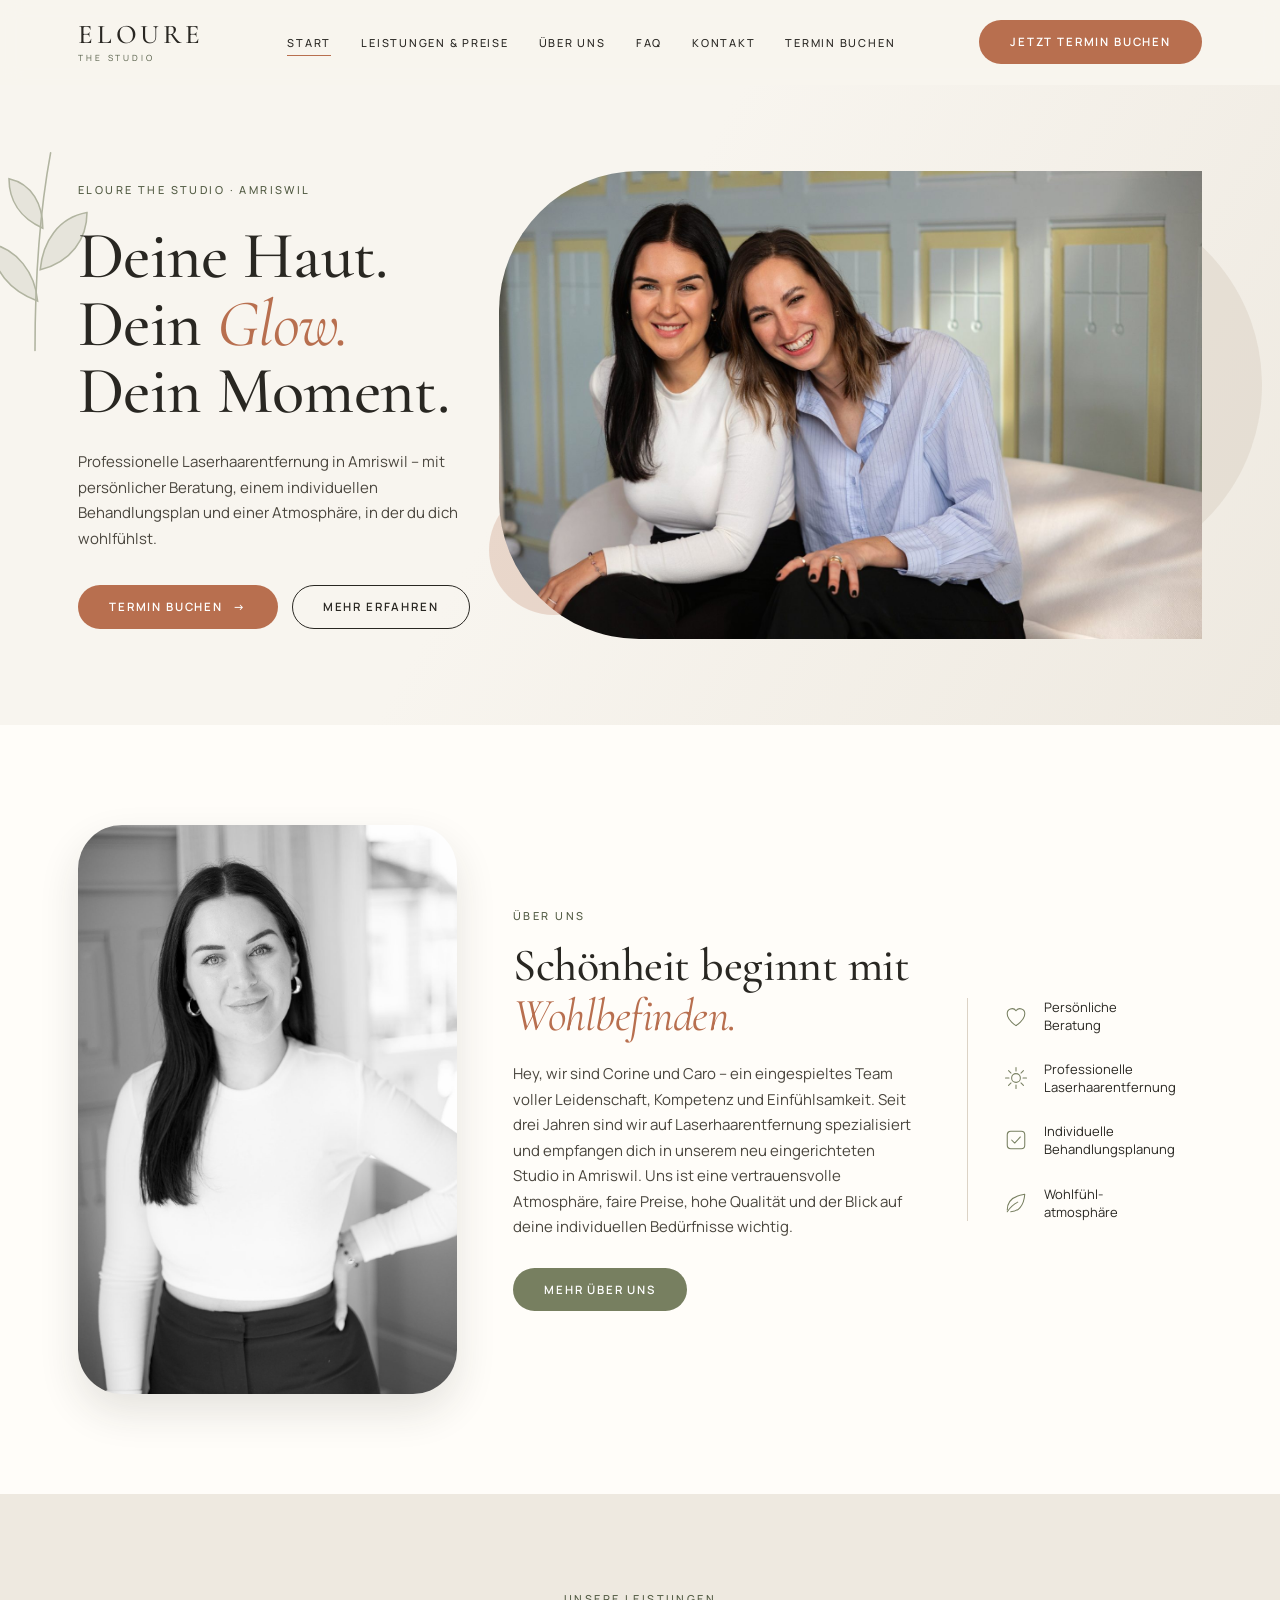
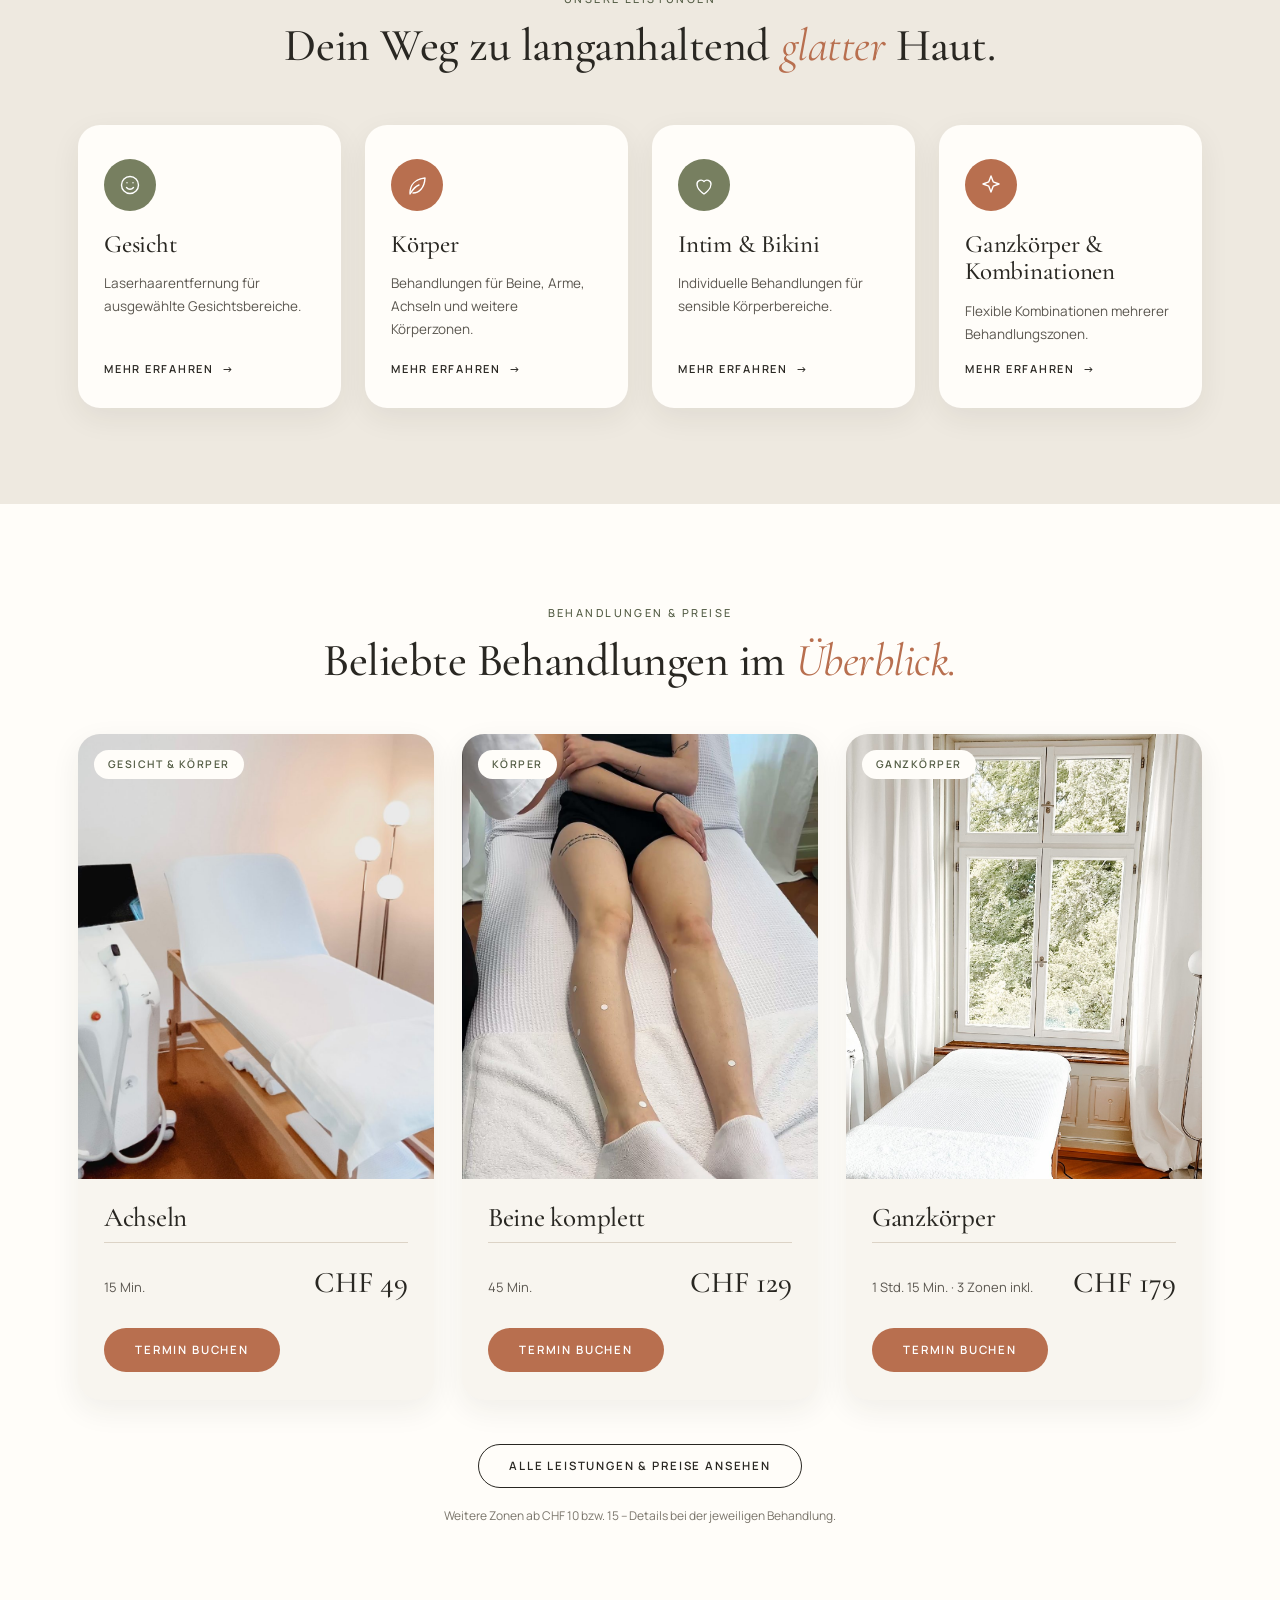
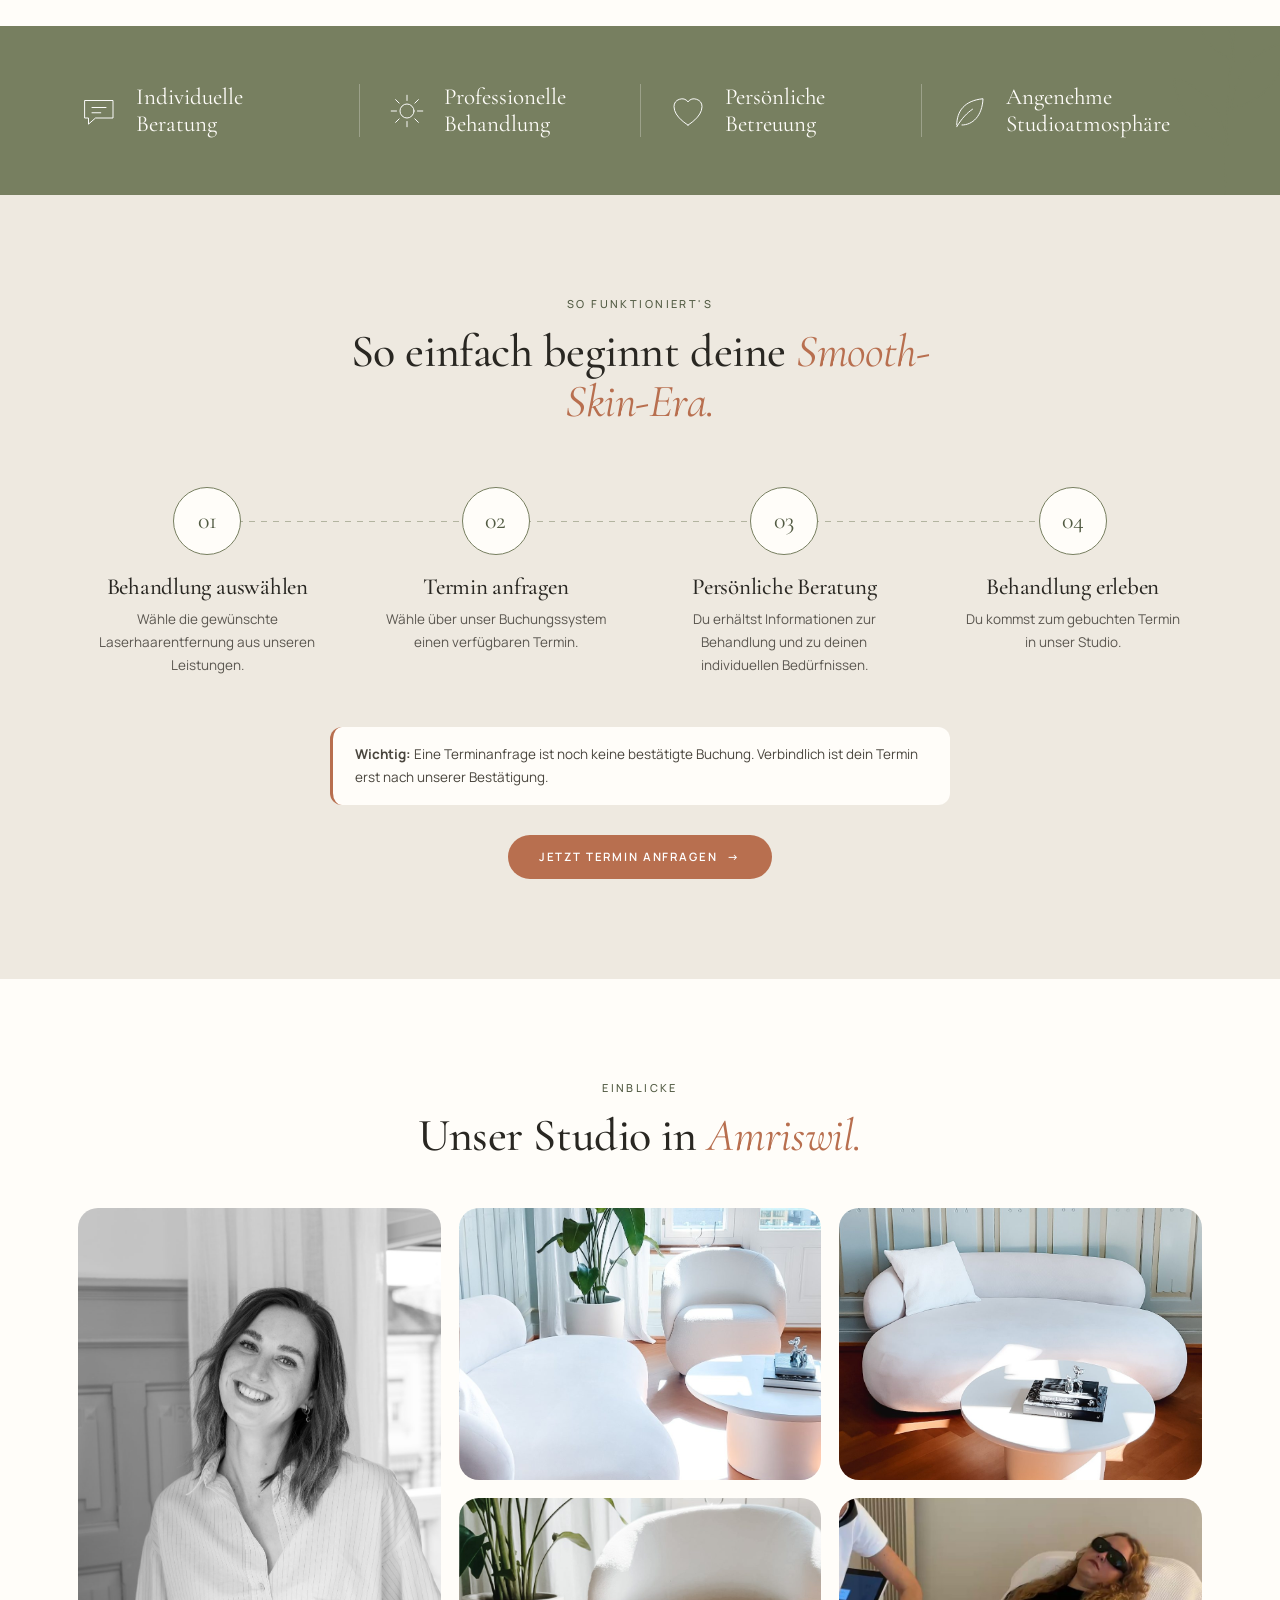
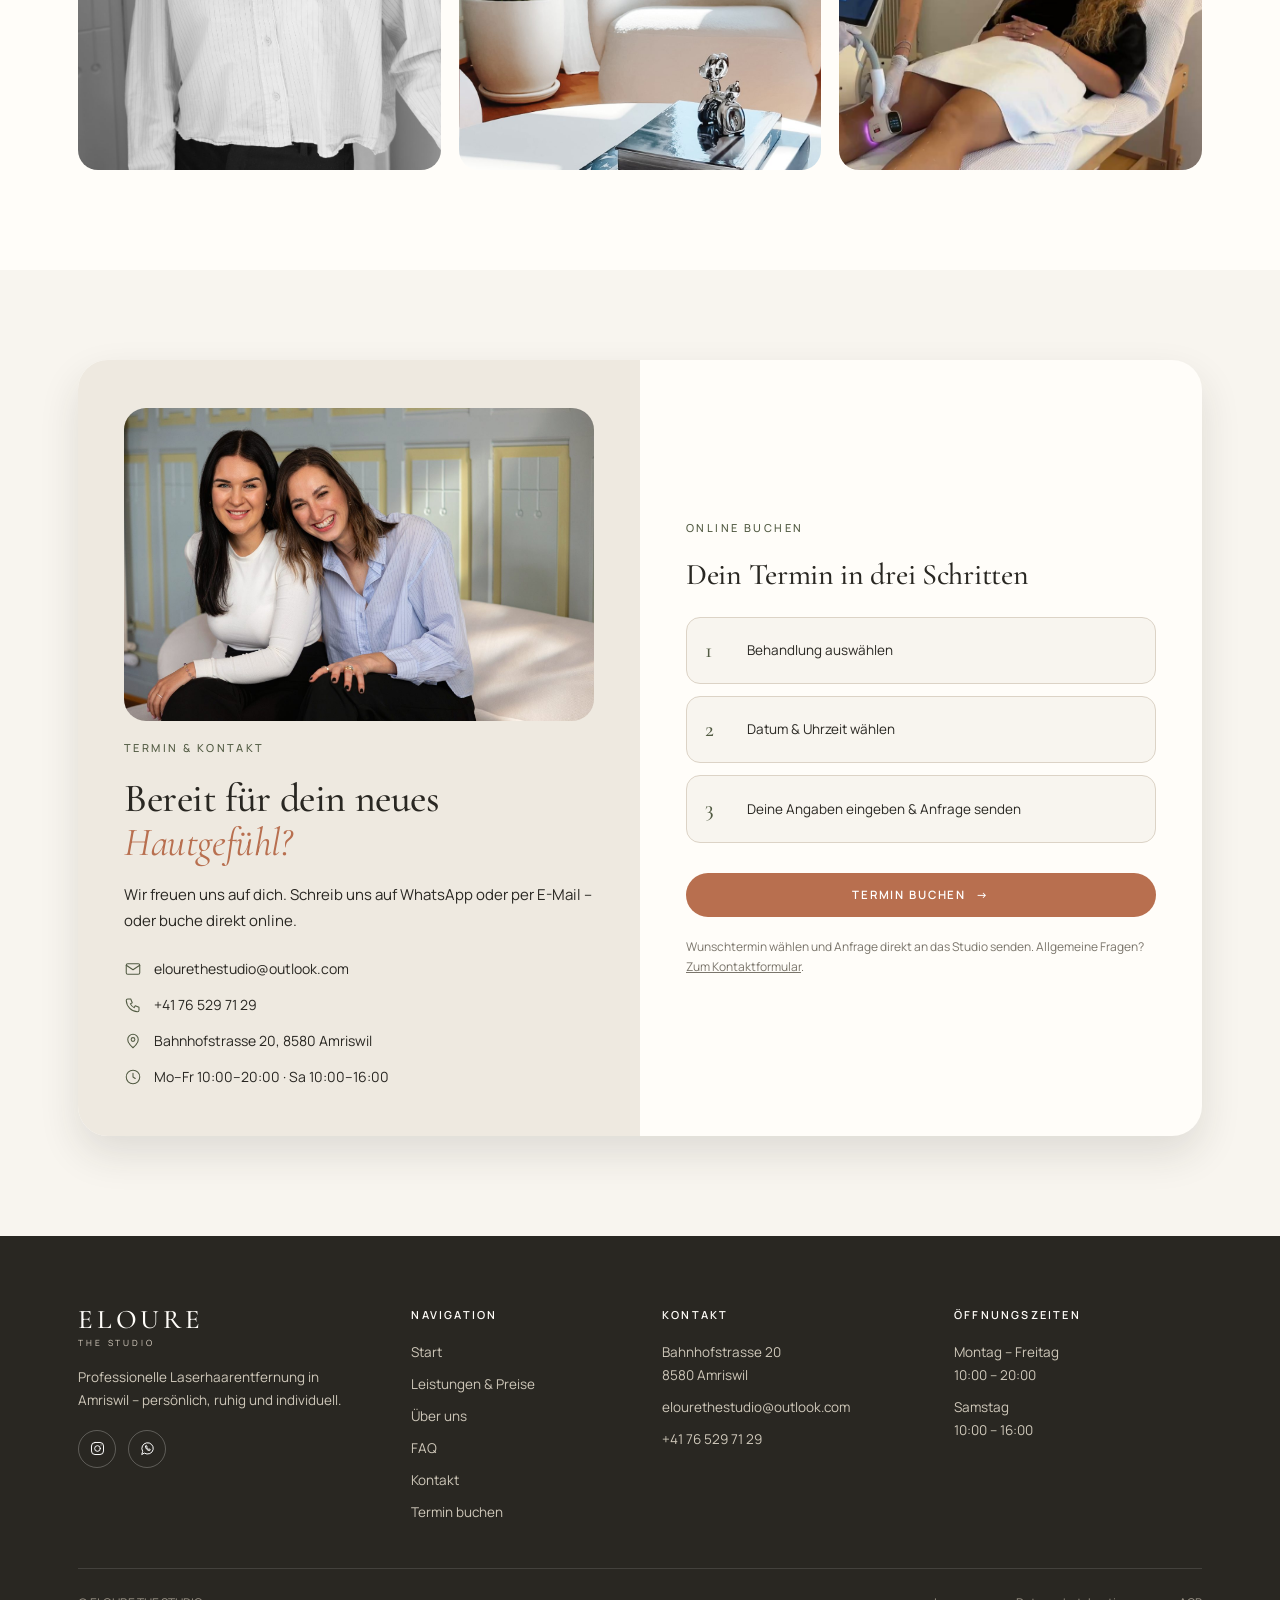
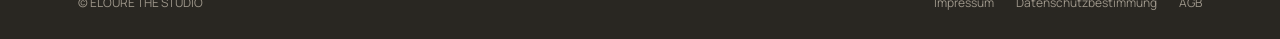
<file: index.html>
<!doctype html>
<html lang="de">
<head>
<meta charset="utf-8">
<meta name="viewport" content="width=device-width, initial-scale=1">
<title>Laserhaarentfernung Amriswil | ELOURE THE STUDIO</title>
<meta name="description" content="Laserhaarentfernung in Amriswil bei ELOURE THE STUDIO: persönliche Beratung, transparente Preise und Behandlungen für Gesicht, Körper und Intimbereich. Jetzt Termin buchen.">
<link rel="preconnect" href="https://fonts.googleapis.com">
<link rel="preconnect" href="https://fonts.gstatic.com" crossorigin>
<link href="https://fonts.googleapis.com/css2?family=Cormorant+Garamond:ital,wght@0,400;0,500;0,600;1,400;1,500&family=DM+Serif+Display&family=Manrope:wght@400;500;600&display=swap" rel="stylesheet">
<link rel="stylesheet" href="assets/site.css">
<style>
/* hero */
.hero{position:relative;background:linear-gradient(120deg,var(--ivory) 45%,var(--cream));overflow:hidden}
.hero .wrap{display:grid;grid-template-columns:.8fr 1.4fr;align-items:center;min-height:640px;gap:20px}
.hero-copy{padding:70px 0;position:relative;z-index:2}
.hero h1{font-size:clamp(44px,5.2vw,68px);margin:22px 0 24px;line-height:1.02}
.hero h1 .line{display:block;overflow:hidden}
.hero h1 .line>span{display:block;transform:translateY(105%);animation:rise 1.1s var(--ease) forwards}
.hero h1 .line:nth-child(2)>span{animation-delay:.12s}.hero h1 .line:nth-child(3)>span{animation-delay:.24s}
@keyframes rise{to{transform:none}}
.hero p.lead{max-width:440px;color:#4a463e;margin-bottom:34px}
.hero .btns{display:flex;gap:14px;flex-wrap:wrap}
.hero-visual{position:relative;display:flex;align-items:center;min-height:560px;opacity:0;transform:translateY(26px);animation:fadeUp 1.3s .3s var(--ease) forwards}
@keyframes fadeUp{to{opacity:1;transform:none}}
.blob{position:absolute;border-radius:50%;background:var(--beige);opacity:.55;animation:float 9s ease-in-out infinite}
.blob.b1{width:380px;height:380px;right:-60px;top:70px}
.blob.b2{width:130px;height:130px;left:-10px;bottom:70px;background:var(--terra);opacity:.22;animation-delay:-3s}
@keyframes float{50%{transform:translateY(-14px)}}
.hero-img{position:relative;z-index:1;width:calc(100% + 28px);aspect-ratio:3/2;border-radius:140px 0 0 140px;background-size:cover;background-position:center}
.leaf{position:absolute;opacity:.55;pointer-events:none}
.hero .leaf{left:-30px;top:60px;width:130px;animation:sway 8s ease-in-out infinite;transform-origin:bottom}
@keyframes sway{50%{transform:rotate(4deg)}}

/* about */
.about{background:var(--white);padding:100px 0}
.about .wrap{display:grid;grid-template-columns:1fr 1.05fr .62fr;gap:56px;align-items:center}
.about-img{position:relative}
.about-img .photo{aspect-ratio:2/3;border-radius:44px 44px 44px 44px;background-size:cover;background-position:center;box-shadow:var(--shadow-lg)}
.about-img::before{content:"";position:absolute;left:-26px;bottom:-26px;width:170px;height:170px;border-radius:50%;background:var(--cream);z-index:-1}
.about h2{margin:14px 0 20px}
.about p{color:#4a463e;margin-bottom:28px}
.hl{list-style:none;border-left:1px solid var(--beige);padding-left:34px;display:grid;gap:26px}
.hl li{display:flex;gap:14px;align-items:center;font-size:13px;line-height:1.4}
.hl svg{flex:none;width:28px;height:28px;stroke:var(--olive);fill:none;stroke-width:1.2;stroke-linecap:round;stroke-linejoin:round}

/* services */
.services{background:var(--cream);padding:96px 0}
.services h2{margin:12px 0 54px}
.cards{display:grid;grid-template-columns:repeat(4,1fr);gap:24px}
.card{background:var(--white);border-radius:22px;padding:34px 26px 30px;box-shadow:var(--shadow);transition:transform .5s var(--ease),box-shadow .5s;display:flex;flex-direction:column;gap:14px}
.card:hover{transform:translateY(-8px);box-shadow:var(--shadow-lg)}
.ico{width:52px;height:52px;border-radius:50%;display:grid;place-items:center;background:var(--olive);transition:transform .5s var(--ease)}
.card:nth-child(even) .ico{background:var(--terra)}
.card:hover .ico{transform:scale(1.08) rotate(-4deg)}
.ico svg{width:24px;height:24px;stroke:#fff;fill:none;stroke-width:1.4;stroke-linecap:round;stroke-linejoin:round}
.card h3{font-size:25px;margin-top:6px}
.card p{font-size:13.5px;color:#5b5750;flex:1}

/* prices */
.prices{background:var(--white);padding:100px 0}
.prices h2{margin:12px 0 48px}
.pgrid{display:grid;grid-template-columns:repeat(3,1fr);gap:28px}
.pcard{background:var(--ivory);border-radius:22px;overflow:hidden;box-shadow:var(--shadow);transition:transform .5s var(--ease),box-shadow .5s}
.pcard:hover{transform:translateY(-6px);box-shadow:var(--shadow-lg)}
.pimg{aspect-ratio:4/5;overflow:hidden;position:relative}
.pimg div{position:absolute;inset:0;background-size:cover;background-position:center;transition:transform 1.1s var(--ease)}
.pcard:hover .pimg div{transform:scale(1.06)}
.pimg .tag{position:absolute;left:16px;top:16px;z-index:2;background:var(--white);border-radius:999px;padding:6px 14px;font-size:10.5px;letter-spacing:.14em;text-transform:uppercase;font-weight:600;color:var(--olive-deep)}
.pbody{padding:24px 26px 28px}
.pbody h3{font-size:27px}
.meta{display:flex;justify-content:space-between;align-items:baseline;margin:10px 0 20px;font-size:13px;color:#5b5750;border-top:1px solid var(--beige);padding-top:14px}
.meta strong{font-family:var(--serif);font-size:30px;font-weight:500;color:var(--espresso)}
.prices .more{margin-top:44px;text-align:center}
.pnote{font-size:12px;color:#7a756b;text-align:center;margin-top:18px}

/* experience band */
.band{background:var(--olive);color:var(--white);padding:58px 0;position:relative;overflow:hidden}
.band .wrap{display:grid;grid-template-columns:repeat(4,1fr)}
.bi{display:flex;gap:16px;align-items:center;padding:0 26px;border-left:1px solid rgba(255,253,249,.28)}
.bi:first-child{border-left:0;padding-left:0}
.bi svg{flex:none;width:42px;height:42px;stroke:#fff;fill:none;stroke-width:1.1;stroke-linecap:round;stroke-linejoin:round;transition:transform .5s var(--ease)}
.bi:hover svg{transform:translateY(-4px)}
.bi span{font-family:var(--serif);font-size:23px;line-height:1.15}
.band .leaf{right:-20px;bottom:-10px;width:150px;opacity:.35}

/* steps */
.steps{background:var(--cream);padding:100px 0}
.steps h2{margin:12px auto 60px;max-width:640px}
.srow{display:grid;grid-template-columns:repeat(4,1fr);gap:30px;position:relative}
.srow::before{content:"";position:absolute;top:34px;left:12%;right:12%;height:1px;background:var(--beige);background:repeating-linear-gradient(90deg,var(--olive) 0 6px,transparent 6px 12px);opacity:.5}
.step{text-align:center;position:relative}
.sn{width:68px;height:68px;border-radius:50%;background:var(--white);border:1px solid var(--olive);margin:0 auto 20px;display:grid;place-items:center;font-family:var(--serif);font-size:24px;color:var(--olive-deep);transition:.45s var(--ease);position:relative;z-index:1}
.step:hover .sn{background:var(--olive);color:#fff;transform:translateY(-4px)}
.step h3{font-size:23px;margin-bottom:8px}
.step p{font-size:13.5px;color:#5b5750;max-width:220px;margin:0 auto}
.snote{max-width:620px;margin:50px auto 30px;background:var(--white);border-left:3px solid var(--terra);border-radius:12px;padding:16px 22px;font-size:13.5px;color:#4a463e}
.steps .cta{text-align:center}

/* gallery */
.gallery{background:var(--white);padding:100px 0}
.gallery h2{margin:12px 0 48px}
.ggrid{display:grid;grid-template-columns:repeat(3,1fr);gap:18px}
.g{border-radius:20px;overflow:hidden;position:relative}
.g div{background-size:cover;background-position:center;transition:transform 1.1s var(--ease);height:100%;aspect-ratio:4/3}
.g:hover div{transform:scale(1.06)}
.g.tall{grid-row:span 2}.g.tall div{aspect-ratio:auto;min-height:100%}
.g.crop div{background-size:auto 150%;background-position:78% 0}

/* contact */
.contact{background:var(--ivory);padding:90px 0 100px}
.cbox{display:grid;grid-template-columns:1fr 1fr;background:var(--white);border-radius:30px;overflow:hidden;box-shadow:var(--shadow-lg)}
.cleft{background:var(--cream);padding:48px 46px;display:flex;flex-direction:column;gap:18px;position:relative}
.cleft .photo{aspect-ratio:3/2;border-radius:22px;background-size:cover;background-position:center}
.cleft h2{font-size:clamp(30px,3.4vw,40px)}
.cd{display:grid;gap:12px;font-size:14px;margin-top:6px}
.cd div{display:flex;gap:12px;align-items:flex-start}
.cd svg{flex:none;width:18px;height:18px;margin-top:3px;stroke:var(--olive-deep);fill:none;stroke-width:1.4;stroke-linecap:round;stroke-linejoin:round}
.cd a:hover{color:var(--terra)}
.cright{padding:48px 46px;display:flex;flex-direction:column;justify-content:center;gap:20px}
.cright h3{font-size:30px}
.bk{display:grid;gap:12px;margin:6px 0 10px}
.bk div{display:flex;align-items:center;gap:14px;padding:14px 18px;border:1px solid var(--beige);border-radius:14px;font-size:13.5px;background:var(--ivory)}
.bk b{font-family:var(--serif);font-size:22px;color:var(--olive-deep);font-weight:500;width:28px}
.cright small{font-size:12px;color:#7a756b}

@media(max-width:980px){
  .hero .wrap{grid-template-columns:1fr;min-height:0;gap:0}
  .hero-copy{padding:46px 0 24px}
  .hero-visual{min-height:0;margin:0 -28px;padding-bottom:20px}
  .hero-img{width:100%;border-radius:90px 0 0 0}
  .about-img{max-width:380px;margin:0 auto;width:100%}
  .about .wrap{grid-template-columns:1fr;gap:40px}
  .hl{border-left:0;padding-left:0;border-top:1px solid var(--beige);padding-top:30px;grid-template-columns:1fr 1fr}
  .cards{grid-template-columns:1fr 1fr}
  .pgrid{grid-template-columns:1fr;max-width:480px;margin:0 auto}
  .band .wrap{grid-template-columns:1fr 1fr;gap:34px 0}
  .bi:nth-child(3){border-left:0;padding-left:0}
  .srow{grid-template-columns:1fr 1fr;gap:44px 20px}.srow::before{display:none}
  .ggrid{grid-template-columns:1fr 1fr}.g.tall{grid-column:1/-1;grid-row:auto}.g.tall div{aspect-ratio:4/3}
  .cbox{grid-template-columns:1fr}
}
@media(max-width:560px){
  .about,.services,.prices,.steps,.gallery{padding:70px 0}
  .cards{grid-template-columns:1fr}
  .hl{grid-template-columns:1fr}
  .band .wrap{grid-template-columns:1fr}.bi{border-left:0;padding-left:0}
  .srow{grid-template-columns:1fr}
  .cleft,.cright{padding:34px 24px}
  .hero .btns .btn{flex:1;justify-content:center;padding:14px 18px;white-space:nowrap}
  .hero>.leaf{display:none}
}
@media(prefers-reduced-motion:reduce){
  .hero-visual,.hero h1 .line>span{opacity:1!important;transform:none!important}
}
</style>
</head>
<body data-page="home">

<!-- organic hero mask (objectBoundingBox so it scales with the box) -->
<svg width="0" height="0" style="position:absolute" aria-hidden="true"><defs>
  <clipPath id="heroMask" clipPathUnits="objectBoundingBox">
    <path d="M0.2,0 L1,0 L1,1 L0.06,1 C-0.03,0.78 0.22,0.62 0.14,0.42 C0.08,0.25 0.12,0.09 0.2,0 Z"/>
  </clipPath>
  <symbol id="leafSvg" viewBox="0 0 100 160"><g fill="none" stroke="#777F60" stroke-width="1.2" stroke-linecap="round"><path d="M50 158 C50 110 52 60 62 6"/><path d="M52 120 C30 112 18 96 16 76 C36 80 50 98 52 120Z" fill="#777F60" fill-opacity=".25"/><path d="M54 96 C78 90 90 72 90 52 C68 56 56 74 54 96Z" fill="#777F60" fill-opacity=".25"/><path d="M56 64 C38 56 30 42 30 26 C48 30 56 46 56 64Z" fill="#777F60" fill-opacity=".25"/></g></symbol>
</defs></svg>

<div id="site-header"></div>

<main>
<!-- 1 HERO -->
<section class="hero">
  <div class="wrap">
    <div class="hero-copy">
      <div class="eyebrow">ELOURE THE STUDIO · Amriswil</div>
      <h1>
        <span class="line"><span>Deine Haut.</span></span>
        <span class="line"><span>Dein <em class="script">Glow.</em></span></span>
        <span class="line"><span>Dein Moment.</span></span>
      </h1>
      <p class="lead">Professionelle Laserhaarentfernung in Amriswil – mit persönlicher Beratung, einem individuellen Behandlungsplan und einer Atmosphäre, in der du dich wohlfühlst.</p>
      <div class="btns">
        <a class="btn btn-terra" href="termin-buchen.html">Termin buchen <span class="arr">→</span></a>
        <a class="btn btn-ghost" href="ueber-uns.html">Mehr erfahren</a>
      </div>
    </div>
    <div class="hero-visual">
      <div class="blob b1"></div><div class="blob b2"></div>
      <div class="hero-img" data-img="hero" role="img" aria-label="Corine und Caro im ELOURE Studio in Amriswil"></div>
    </div>
  </div>
  <svg class="leaf" viewBox="0 0 100 160"><use href="#leafSvg"/></svg>
</section>

<!-- 2 ABOUT -->
<section class="about" id="ueber">
  <div class="wrap">
    <div class="about-img rv"><div class="photo" data-img="portrait1" role="img" aria-label="Das Team von ELOURE THE STUDIO"></div></div>
    <div class="rv d1">
      <div class="eyebrow">Über uns</div>
      <h2>Schönheit beginnt mit <em class="script">Wohlbefinden.</em></h2>
      <p>Hey, wir sind Corine und Caro – ein eingespieltes Team voller Leidenschaft, Kompetenz und Einfühlsamkeit. Seit drei Jahren sind wir auf Laserhaarentfernung spezialisiert und empfangen dich in unserem neu eingerichteten Studio in Amriswil. Uns ist eine vertrauensvolle Atmosphäre, faire Preise, hohe Qualität und der Blick auf deine individuellen Bedürfnisse wichtig.</p>
      <a class="btn btn-olive" href="ueber-uns.html">Mehr über uns</a>
    </div>
    <ul class="hl rv d2">
      <li><svg viewBox="0 0 32 32"><path d="M16 27s-10-6.2-10-13.5A5.5 5.5 0 0 1 16 10a5.5 5.5 0 0 1 10 3.5C26 20.800 16 27 16 27Z"/></svg>Persönliche<br>Beratung</li>
      <li><svg viewBox="0 0 32 32"><circle cx="16" cy="16" r="5"/><path d="M16 4v4M16 24v4M4 16h4M24 16h4M7.500 7.500l2.800 2.800M21.700 21.700l2.800 2.800M7.500 24.500l2.800-2.800M21.700 10.300l2.800-2.800"/></svg>Professionelle<br>Laserhaarentfernung</li>
      <li><svg viewBox="0 0 32 32"><rect x="6" y="6" width="20" height="20" rx="4"/><path d="M11 16l3.500 3.500L21 12.500"/></svg>Individuelle<br>Behandlungsplanung</li>
      <li><svg viewBox="0 0 32 32"><path d="M6 24c0-9 6-16 20-18-1 14-8 20-16 20"/><path d="M6 26c4-6 8-9 12-11"/></svg>Wohlfühl-<br>atmosphäre</li>
    </ul>
  </div>
</section>

<!-- 3 SERVICES -->
<section class="services" id="leistungen">
  <div class="wrap center">
    <div class="eyebrow rv">Unsere Leistungen</div>
    <h2 class="rv d1">Dein Weg zu langanhaltend <em class="script">glatter</em> Haut.</h2>
    <div class="cards" style="text-align:left">
      <article class="card rv">
        <div class="ico"><svg viewBox="0 0 24 24"><circle cx="12" cy="12" r="8.500"/><path d="M8.500 14.500c1 1.200 2 1.800 3.500 1.800s2.500-.6 3.500-1.800M9 9.800h.01M15 9.800h.01"/></svg></div>
        <h3>Gesicht</h3><p>Laserhaarentfernung für ausgewählte Gesichtsbereiche.</p>
        <a class="link" href="leistungen.html#gesicht">Mehr erfahren <span>→</span></a>
      </article>
      <article class="card rv d1">
        <div class="ico"><svg viewBox="0 0 24 24"><path d="M5 20c0-8 5-14 15-15-.5 10-6 15-12 15"/><path d="M5 21c3-5 6-8 9-9"/></svg></div>
        <h3>Körper</h3><p>Behandlungen für Beine, Arme, Achseln und weitere Körperzonen.</p>
        <a class="link" href="leistungen.html#koerper">Mehr erfahren <span>→</span></a>
      </article>
      <article class="card rv d2">
        <div class="ico"><svg viewBox="0 0 24 24"><path d="M12 21s-7-4.500-7-10a4 4 0 0 1 7-2.500A4 4 0 0 1 19 11c0 5.500-7 10-7 10Z"/></svg></div>
        <h3>Intim &amp; Bikini</h3><p>Individuelle Behandlungen für sensible Körperbereiche.</p>
        <a class="link" href="leistungen.html#intim">Mehr erfahren <span>→</span></a>
      </article>
      <article class="card rv d3">
        <div class="ico"><svg viewBox="0 0 24 24"><path d="M12 3l2.200 5.800L20 11l-5.800 2.200L12 19l-2.200-5.800L4 11l5.800-2.200Z"/></svg></div>
        <h3>Ganzkörper &amp; Kombinationen</h3><p>Flexible Kombinationen mehrerer Behandlungszonen.</p>
        <a class="link" href="leistungen.html#ganzkoerper">Mehr erfahren <span>→</span></a>
      </article>
    </div>
  </div>
</section>

<!-- 4 PRICES -->
<section class="prices">
  <div class="wrap center">
    <div class="eyebrow rv">Behandlungen &amp; Preise</div>
    <h2 class="rv d1">Beliebte Behandlungen im <em class="script">Überblick.</em></h2>
    <div class="pgrid" style="text-align:left">
      <article class="pcard rv">
        <div class="pimg"><span class="tag">Gesicht &amp; Körper</span><div data-img="room" role="img" aria-label="Behandlungsraum mit Laser"></div></div>
        <div class="pbody"><h3>Achseln</h3>
          <div class="meta"><span>15 Min.</span><strong>CHF 49</strong></div>
          <a class="btn btn-terra" href="termin-buchen.html?service=achseln">Termin buchen</a></div>
      </article>
      <article class="pcard rv d1">
        <div class="pimg"><span class="tag">Körper</span><div data-img="legs" role="img" aria-label="Beine – Laserhaarentfernung"></div></div>
        <div class="pbody"><h3>Beine komplett</h3>
          <div class="meta"><span>45 Min.</span><strong>CHF 129</strong></div>
          <a class="btn btn-terra" href="termin-buchen.html?service=beine-komplett">Termin buchen</a></div>
      </article>
      <article class="pcard rv d2">
        <div class="pimg"><span class="tag">Ganzkörper</span><div data-img="window" role="img" aria-label="Behandlungsliege am Fenster"></div></div>
        <div class="pbody"><h3>Ganzkörper</h3>
          <div class="meta"><span>1 Std. 15 Min. · 3 Zonen inkl.</span><strong>CHF 179</strong></div>
          <a class="btn btn-terra" href="termin-buchen.html?service=ganzkoerper">Termin buchen</a></div>
      </article>
    </div>
    <div class="more rv"><a class="btn btn-ghost" href="leistungen.html">Alle Leistungen &amp; Preise ansehen</a></div>
    <p class="pnote">Weitere Zonen ab CHF 10 bzw. 15 – Details bei der jeweiligen Behandlung.</p>
  </div>
</section>

<!-- 5 EXPERIENCE BAND -->
<section class="band">
  <div class="wrap">
    <div class="bi rv"><svg viewBox="0 0 48 48"><path d="M8 12h32v20H20l-8 7v-7H8Z"/><path d="M16 20h16M16 26h10"/></svg><span>Individuelle<br>Beratung</span></div>
    <div class="bi rv d1"><svg viewBox="0 0 48 48"><circle cx="24" cy="24" r="8"/><path d="M24 6v6M24 36v6M6 24h6M36 24h6M11 11l4 4M33 33l4 4M11 37l4-4M33 15l4-4"/></svg><span>Professionelle<br>Behandlung</span></div>
    <div class="bi rv d2"><svg viewBox="0 0 48 48"><path d="M24 40S8 31 8 19a9 9 0 0 1 16-5.500A9 9 0 0 1 40 19c0 12-16 21-16 21Z"/></svg><span>Persönliche<br>Betreuung</span></div>
    <div class="bi rv d3"><svg viewBox="0 0 48 48"><path d="M10 40c0-16 9-28 30-30-1 20-12 30-24 30"/><path d="M10 42c6-10 12-16 18-20"/></svg><span>Angenehme<br>Studioatmosphäre</span></div>
  </div>
  <svg class="leaf" viewBox="0 0 100 160"><use href="#leafSvg"/></svg>
</section>

<!-- 6 STEPS -->
<section class="steps" id="so-geht-es">
  <div class="wrap center">
    <div class="eyebrow rv">So funktioniert's</div>
    <h2 class="rv d1">So einfach beginnt deine <em class="script">Smooth-Skin-Era.</em></h2>
    <div class="srow">
      <div class="step rv"><div class="sn">01</div><h3>Behandlung auswählen</h3><p>Wähle die gewünschte Laserhaarentfernung aus unseren Leistungen.</p></div>
      <div class="step rv d1"><div class="sn">02</div><h3>Termin anfragen</h3><p>Wähle über unser Buchungssystem einen verfügbaren Termin.</p></div>
      <div class="step rv d2"><div class="sn">03</div><h3>Persönliche Beratung</h3><p>Du erhältst Informationen zur Behandlung und zu deinen individuellen Bedürfnissen.</p></div>
      <div class="step rv d3"><div class="sn">04</div><h3>Behandlung erleben</h3><p>Du kommst zum gebuchten Termin in unser Studio.</p></div>
    </div>
    <div class="snote rv" style="text-align:left"><strong>Wichtig:</strong> Eine Terminanfrage ist noch keine bestätigte Buchung. Verbindlich ist dein Termin erst nach unserer Bestätigung.</div>
    <div class="cta rv"><a class="btn btn-terra" href="termin-buchen.html">Jetzt Termin anfragen <span class="arr">→</span></a></div>
  </div>
</section>

<!-- 7 REVIEWS: intentionally omitted until verified reviews are supplied by the business -->

<!-- 8 GALLERY -->
<section class="gallery">
  <div class="wrap center">
    <div class="eyebrow rv">Einblicke</div>
    <h2 class="rv d1">Unser Studio in <em class="script">Amriswil.</em></h2>
    <div class="ggrid">
      <div class="g tall rv"><div data-img="portrait2" role="img" aria-label="Porträt aus dem ELOURE Studio"></div></div>
      <div class="g rv d1"><div data-img="lounge" role="img" aria-label="Loungebereich im Studio in Amriswil"></div></div>
      <div class="g rv d2"><div data-img="sofa" role="img" aria-label="Empfangsbereich mit Sofa"></div></div>
      <div class="g rv d1"><div data-img="armchair" role="img" aria-label="Sessel und Details im Studio"></div></div>
      <div class="g crop rv d2"><div data-img="treatment" role="img" aria-label="Laserhaarentfernung im Behandlungsraum"></div></div>
    </div>
  </div>
</section>

<!-- 9 CONTACT / BOOKING -->
<section class="contact" id="kontakt">
  <div class="wrap">
    <div class="cbox rv">
      <div class="cleft">
        <div class="photo" data-img="hero" role="img" aria-label="Studio ELOURE THE STUDIO"></div>
        <div class="eyebrow">Termin &amp; Kontakt</div>
        <h2>Bereit für dein neues <em class="script">Hautgefühl?</em></h2>
        <p>Wir freuen uns auf dich. Schreib uns auf WhatsApp oder per E-Mail – oder buche direkt online.</p>
        <div class="cd">
          <div><svg viewBox="0 0 24 24"><rect x="3" y="5" width="18" height="14" rx="2"/><path d="m3 7 9 6 9-6"/></svg><a href="mailto:elourethestudio@outlook.com">elourethestudio@outlook.com</a></div>
          <div><svg viewBox="0 0 24 24"><path d="M5 4h4l2 5-2.500 1.500a11 11 0 0 0 5 5L15 13l5 2v4a2 2 0 0 1-2 2A16 16 0 0 1 3 6a2 2 0 0 1 2-2Z"/></svg><a href="tel:+41765297129">+41 76 529 71 29</a></div>
          <div><svg viewBox="0 0 24 24"><path d="M12 21s7-6 7-11a7 7 0 0 0-14 0c0 5 7 11 7 11Z"/><circle cx="12" cy="10" r="2.500"/></svg><span>Bahnhofstrasse 20, 8580 Amriswil</span></div>
          <div><svg viewBox="0 0 24 24"><circle cx="12" cy="12" r="9"/><path d="M12 7v5l3 2"/></svg><span>Mo–Fr 10:00–20:00 · Sa 10:00–16:00</span></div>
        </div>
      </div>
      <div class="cright">
        <div class="eyebrow">Online buchen</div>
        <h3>Dein Termin in drei Schritten</h3>
        <div class="bk">
          <div><b>1</b>Behandlung auswählen</div>
          <div><b>2</b>Datum &amp; Uhrzeit wählen</div>
          <div><b>3</b>Deine Angaben eingeben &amp; Anfrage senden</div>
        </div>
        <a class="btn btn-terra" style="justify-content:center" href="termin-buchen.html">Termin buchen <span class="arr">→</span></a>
        <small>Wunschtermin wählen und Anfrage direkt an das Studio senden. Allgemeine Fragen? <a href="kontakt.html" style="text-decoration:underline">Zum Kontaktformular</a>.</small>
      </div>
    </div>
  </div>
</section>
</main>

<!-- 10 FOOTER -->
<div id="site-footer"></div>

<script src="assets/site.js"></script>
</body>
</html>
</file>
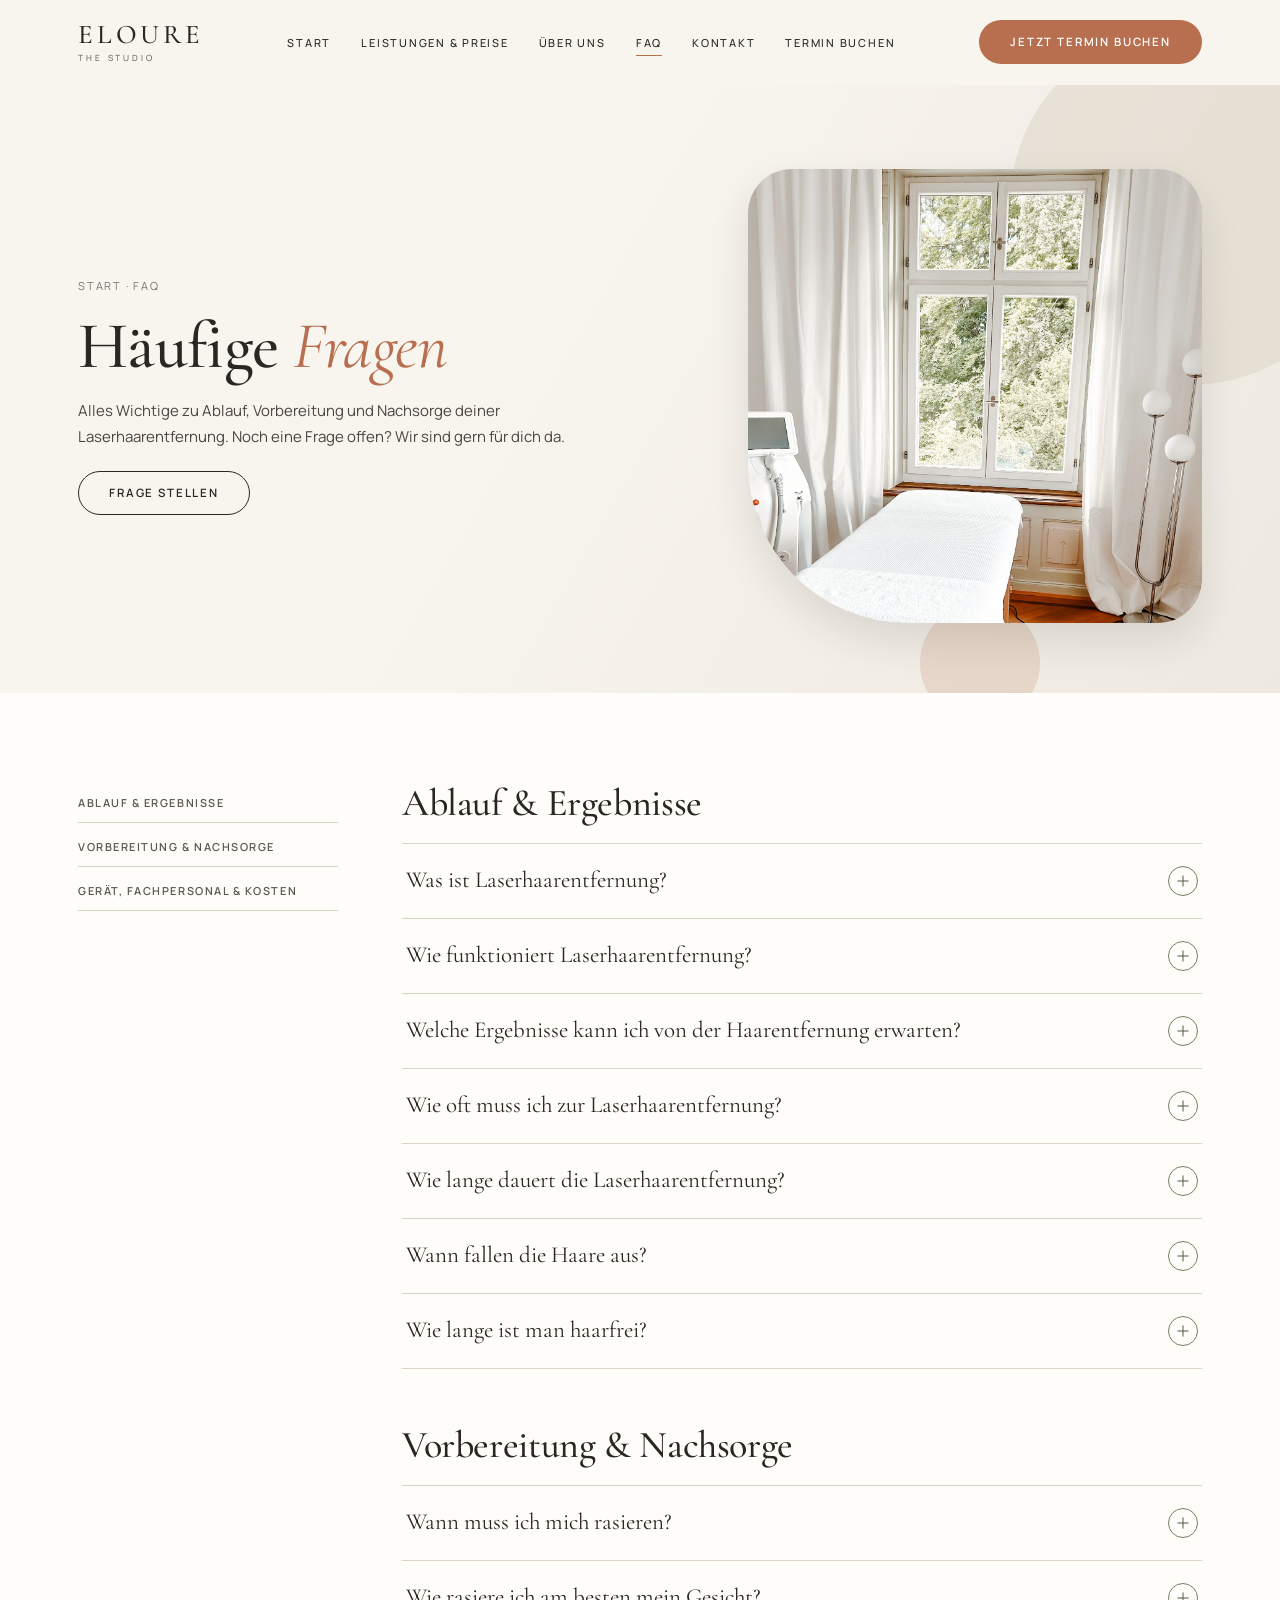
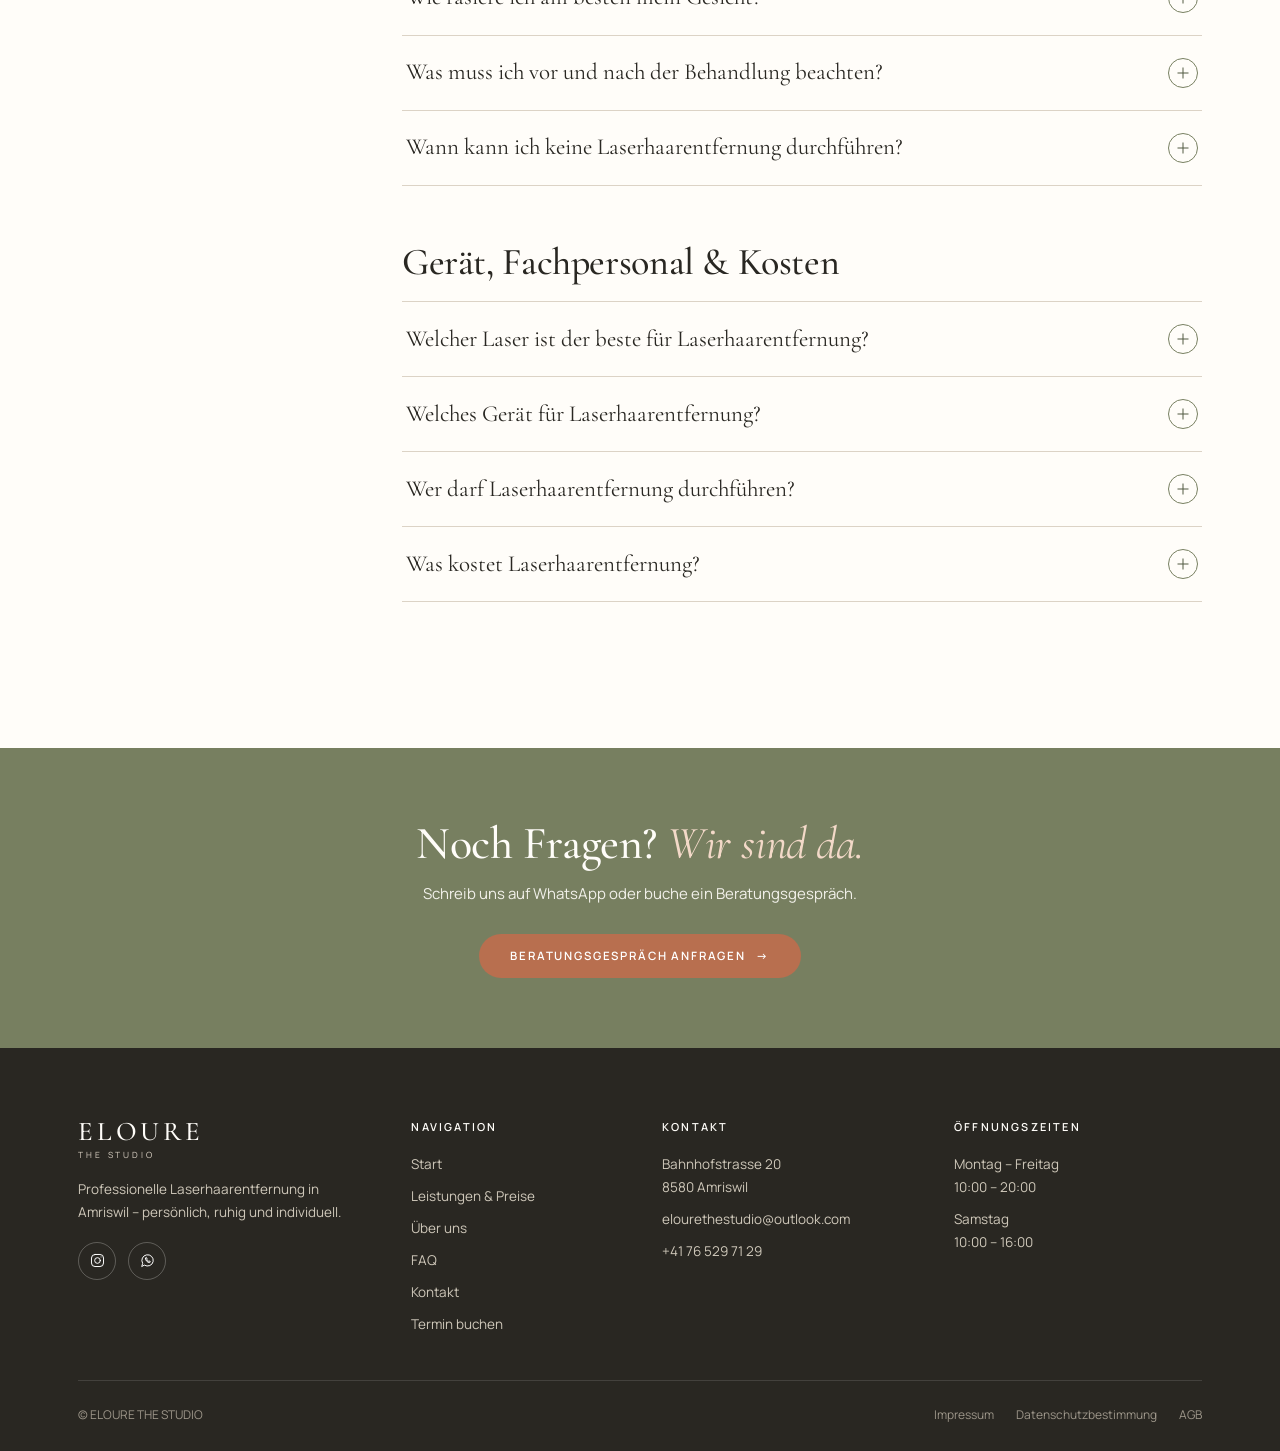
<file: faq.html>
<!doctype html>
<html lang="de">
<head>
<meta charset="utf-8">
<meta name="viewport" content="width=device-width, initial-scale=1">
<title>FAQ Laserhaarentfernung | ELOURE THE STUDIO Amriswil</title>
<meta name="description" content="Antworten zu Ablauf, Vorbereitung, Nachsorge und Sitzungen bei der Laserhaarentfernung in Amriswil – häufige Fragen an ELOURE THE STUDIO.">
<link rel="preconnect" href="https://fonts.googleapis.com">
<link rel="preconnect" href="https://fonts.gstatic.com" crossorigin>
<link href="https://fonts.googleapis.com/css2?family=Cormorant+Garamond:ital,wght@0,400;0,500;0,600;1,400;1,500&family=DM+Serif+Display&family=Manrope:wght@400;500;600&display=swap" rel="stylesheet">
<link rel="stylesheet" href="assets/site.css">
<style>
.faqwrap{display:grid;grid-template-columns:260px 1fr;gap:64px;align-items:start}
.toc{position:sticky;top:110px;display:grid;gap:4px}
.toc a{padding:12px 0;border-bottom:1px solid var(--beige);font:600 11px var(--sans);letter-spacing:.14em;text-transform:uppercase;color:#5b5750;transition:color .3s,padding .3s}
.toc a:hover{color:var(--terra);padding-left:6px}
.fgroup{margin-bottom:56px;scroll-margin-top:110px}
.fgroup h2{font-size:clamp(28px,3.2vw,38px);margin-bottom:18px}
details{border-bottom:1px solid var(--beige)}
details:first-of-type{border-top:1px solid var(--beige)}
summary{list-style:none;cursor:pointer;display:flex;justify-content:space-between;align-items:center;gap:20px;padding:22px 4px;font-family:var(--serif);font-size:23px;line-height:1.25;transition:color .3s}
summary::-webkit-details-marker{display:none}
summary:hover{color:var(--olive-deep)}
summary .pm{flex:none;width:30px;height:30px;border:1px solid var(--olive);border-radius:50%;position:relative;transition:transform .45s var(--ease),background .3s}
summary .pm::before,summary .pm::after{content:"";position:absolute;left:50%;top:50%;width:11px;height:1px;background:var(--olive-deep);transform:translate(-50%,-50%);transition:.3s}
summary .pm::after{transform:translate(-50%,-50%) rotate(90deg)}
details[open] summary .pm{transform:rotate(180deg);background:var(--olive)}
details[open] summary .pm::before,details[open] summary .pm::after{background:#fff}
details[open] summary .pm::after{transform:translate(-50%,-50%) rotate(0)}
.ans{overflow:hidden}
.ans>div{padding:0 56px 26px 4px;color:#4a463e;font-size:15px}
.ans p+p,.ans ul{margin-top:10px}
.ans ul{padding-left:20px}
@media(max-width:860px){.faqwrap{grid-template-columns:1fr;gap:30px}.toc{position:static;grid-template-columns:1fr 1fr 1fr}.toc a{border:0;padding:6px 0}summary{font-size:20px}.ans>div{padding-right:4px}}
@media(max-width:560px){.toc{grid-template-columns:1fr}}
</style>
</head>
<body data-page="faq">
<div id="site-header"></div>
<main>
<section class="phero has-img">
  <div class="blob"></div><div class="blob b2"></div>
  <div class="wrap">
    <div>
      <div class="crumbs"><a href="index.html">Start</a> · FAQ</div>
      <h1>Häufige <em class="script">Fragen</em></h1>
      <p>Alles Wichtige zu Ablauf, Vorbereitung und Nachsorge deiner Laserhaarentfernung. Noch eine Frage offen? Wir sind gern für dich da.</p>
      <p style="margin-top:22px"><a class="btn btn-ghost" href="kontakt.html">Frage stellen</a></p>
    </div>
    <div class="phero-img photo" style="--ar:1/1" data-img="window" role="img" aria-label="Behandlungsliege am Fenster im ELOURE Studio"></div>
  </div>
</section>

<section class="section w">
  <div class="wrap faqwrap">
    <nav class="toc" aria-label="Themen">
      <a href="#ablauf">Ablauf &amp; Ergebnisse</a>
      <a href="#vorbereitung">Vorbereitung &amp; Nachsorge</a>
      <a href="#geraet">Gerät, Fachpersonal &amp; Kosten</a>
    </nav>
    <div>
      <section class="fgroup" id="ablauf"><h2>Ablauf &amp; Ergebnisse</h2>
        <details><summary>Was ist Laserhaarentfernung?<span class="pm"></span></summary><div class="ans"><div><p>Laserhaarentfernung ist ein kosmetisches Verfahren zur Reduktion von Haarwuchs. Zu den Vorteilen zählen eine deutliche Reduktion nach mehreren Sitzungen, die gezielte Anwendung und die kurze Behandlungsdauer.</p></div></div></details>
        <details><summary>Wie funktioniert Laserhaarentfernung?<span class="pm"></span></summary><div class="ans"><div><p>Der Laser zielt auf das Melanin im Haar, das die Energie in Wärme umwandelt. So wird der Haarfollikel geschädigt und das Haarwachstum gehemmt. Die Wirkung ist am grössten, wenn sich das Haar in der Wachstumsphase befindet.</p></div></div></details>
        <details><summary>Welche Ergebnisse kann ich von der Haarentfernung erwarten?<span class="pm"></span></summary><div class="ans"><div><p>Die Ergebnisse hängen von Hauttyp, Haarfarbe, Haarstruktur und Körperregion ab. Eine erste Reduktion ist oft früh sichtbar, aber nicht dauerhaft. Meist sind 8 bis 12 Sitzungen im Abstand von 4 bis 8 Wochen nötig.</p></div></div></details>
        <details><summary>Wie oft muss ich zur Laserhaarentfernung?<span class="pm"></span></summary><div class="ans"><div><p>Die Anzahl der Sitzungen variiert je nach Haarzyklus, Körperregion, Haarfarbe, Hauttyp und Hormonen. Da Haare lange ruhen können, zieht sich die Behandlung oft über bis zu zwei Jahre. Die Abstände können später auf bis zu zwölf Wochen steigen. Gesicht und Achseln brauchen oft mehr Sitzungen.</p></div></div></details>
        <details><summary>Wie lange dauert die Laserhaarentfernung?<span class="pm"></span></summary><div class="ans"><div><p>Kleine Bereiche wie Gesicht, Achseln oder Intimbereich dauern etwa 10 bis 20 Minuten. Grössere Bereiche wie Beine, Rücken oder Brust brauchen 30 bis 60 Minuten. Vor- und Nachbesprechung sind extra einzuplanen. Die genaue Dauer jeder Behandlung findest du unter <a href="leistungen.html" style="text-decoration:underline">Leistungen &amp; Preise</a>.</p></div></div></details>
        <details><summary>Wann fallen die Haare aus?<span class="pm"></span></summary><div class="ans"><div><p>Die Haare fallen nicht sofort aus. Typischerweise lösen sie sich 1 bis 3 Wochen nach der Sitzung. Peeling kann diesen Prozess unterstützen.</p></div></div></details>
        <details><summary>Wie lange ist man haarfrei?<span class="pm"></span></summary><div class="ans"><div><p>Die Dauer ist individuell. Nach Abschluss der empfohlenen Sitzungen bleibt die deutliche Reduktion oft mehrere Monate bis Jahre bestehen.</p></div></div></details>
      </section>

      <section class="fgroup" id="vorbereitung"><h2>Vorbereitung &amp; Nachsorge</h2>
        <details><summary>Wann muss ich mich rasieren?<span class="pm"></span></summary><div class="ans"><div><p>Rasiere dich 24 bis 48 Stunden vor der Behandlung, sodass noch leichte Stoppeln sichtbar sind. Zupfen und Wachsen sind zu vermeiden. Zwischen den Sitzungen darfst du weiterhin rasieren.</p></div></div></details>
        <details><summary>Wie rasiere ich am besten mein Gesicht?<span class="pm"></span></summary><div class="ans"><div><p>Das Schneiden des Haares beeinflusst das Wachstum nicht. Empfohlen wird ein Rasierer mit nur einer Klinge, der das Haar möglichst wenig bewegt – und zwar immer in Wuchsrichtung.</p></div></div></details>
        <details><summary>Was muss ich vor und nach der Behandlung beachten?<span class="pm"></span></summary><div class="ans"><div>
          <p><strong>Vorher:</strong></p>
          <ul><li>Rasieren (siehe oben); vier Wochen nicht wachsen oder zupfen</li><li>Zwei Wochen keine Sonne oder frische Bräune, Selbstbräuner meiden</li><li>Medikamente mit dem Studio abklären</li><li>Aggressive Pflegeprodukte zehn Tage vorher meiden</li><li>Genug trinken</li></ul>
          <p style="margin-top:14px"><strong>Nachher:</strong></p>
          <ul><li>Kühlen und sanft eincremen</li><li>Zwei Wochen direkte Sonne meiden (sonst LSF 50)</li><li>In den ersten zwei Tagen auf Chlor- und Salzwasser sowie starkes Schwitzen verzichten</li></ul></div></div></details>
        <details><summary>Wann kann ich keine Laserhaarentfernung durchführen?<span class="pm"></span></summary><div class="ans"><div><p>Unter anderem in diesen Fällen ist eine Laserhaarentfernung nicht möglich oder nur eingeschränkt:</p>
          <ul><li>Sehr dunkle Haut (hier wird ein Teststreifen gemacht)</li><li>Helles, graues oder rotes Haar</li><li>Aktive Hauterkrankungen</li><li>Bestimmte Medikamente</li><li>Schwangerschaft und Stillzeit</li><li>Sonnengeschädigte oder frisch gebräunte Haut</li></ul>
          <p style="margin-top:10px">Wir klären das gern in einem persönlichen <a href="termin-buchen.html?service=beratung" style="text-decoration:underline">Beratungsgespräch</a> mit dir.</p></div></div></details>
      </section>

      <section class="fgroup" id="geraet"><h2>Gerät, Fachpersonal &amp; Kosten</h2>
        <details><summary>Welcher Laser ist der beste für Laserhaarentfernung?<span class="pm"></span></summary><div class="ans"><div><p>Der beste Laser hängt vom Hauttyp, der Haarfarbe und den persönlichen Bedürfnissen ab. Der Diodenlaser gilt als vielseitig und auch für dunklere Haut geeignet.</p></div></div></details>
        <details><summary>Welches Gerät für Laserhaarentfernung?<span class="pm"></span></summary><div class="ans"><div><p>Ein Laser arbeitet mit einer bestimmten Wellenlänge und ist meist schneller und gezielter. IPL nutzt ein breites Lichtspektrum, wird oft als weniger schmerzhaft empfunden, ist aber weniger zielgerichtet. Die Wahl hängt von individuellen Faktoren ab.</p></div></div></details>
        <details><summary>Wer darf Laserhaarentfernung durchführen?<span class="pm"></span></summary><div class="ans"><div><p>Nur qualifizierte Fachpersonen sollten die Behandlung durchführen.</p></div></div></details>
        <details><summary>Was kostet Laserhaarentfernung?<span class="pm"></span></summary><div class="ans"><div><p>Die Kosten hängen vom Behandlungsbereich und der Anzahl der Sitzungen ab. Alle Preise in CHF findest du unter <a href="leistungen.html" style="text-decoration:underline">Leistungen &amp; Preise</a>.</p></div></div></details>
      </section>
    </div>
  </div>
</section>

<section class="ctastrip">
  <div class="wrap">
    <h2>Noch Fragen? <em class="script">Wir sind da.</em></h2>
    <p>Schreib uns auf WhatsApp oder buche ein Beratungsgespräch.</p>
    <a class="btn btn-terra" href="termin-buchen.html?service=beratung">Beratungsgespräch anfragen <span class="arr">→</span></a>
  </div>
</section>
</main>
<div id="site-footer"></div>
<script src="assets/site.js"></script>
<script>
/* smooth open/close for <details> */
document.querySelectorAll('details').forEach(d=>{
  const sum=d.querySelector('summary'), ans=d.querySelector('.ans');
  sum.addEventListener('click',e=>{
    e.preventDefault();
    if(matchMedia('(prefers-reduced-motion:reduce)').matches){d.open=!d.open;return}
    if(d.open){
      ans.style.height=ans.offsetHeight+'px';
      requestAnimationFrame(()=>{ans.style.transition='height .4s cubic-bezier(.22,.61,.36,1)';ans.style.height='0px'});
      ans.addEventListener('transitionend',()=>{d.open=false;ans.style.cssText=''},{once:true});
    }else{
      d.open=true;const h=ans.scrollHeight;ans.style.height='0px';
      requestAnimationFrame(()=>{ans.style.transition='height .4s cubic-bezier(.22,.61,.36,1)';ans.style.height=h+'px'});
      ans.addEventListener('transitionend',()=>{ans.style.cssText=''},{once:true});
    }
  });
});
</script>
</body>
</html>
</file>
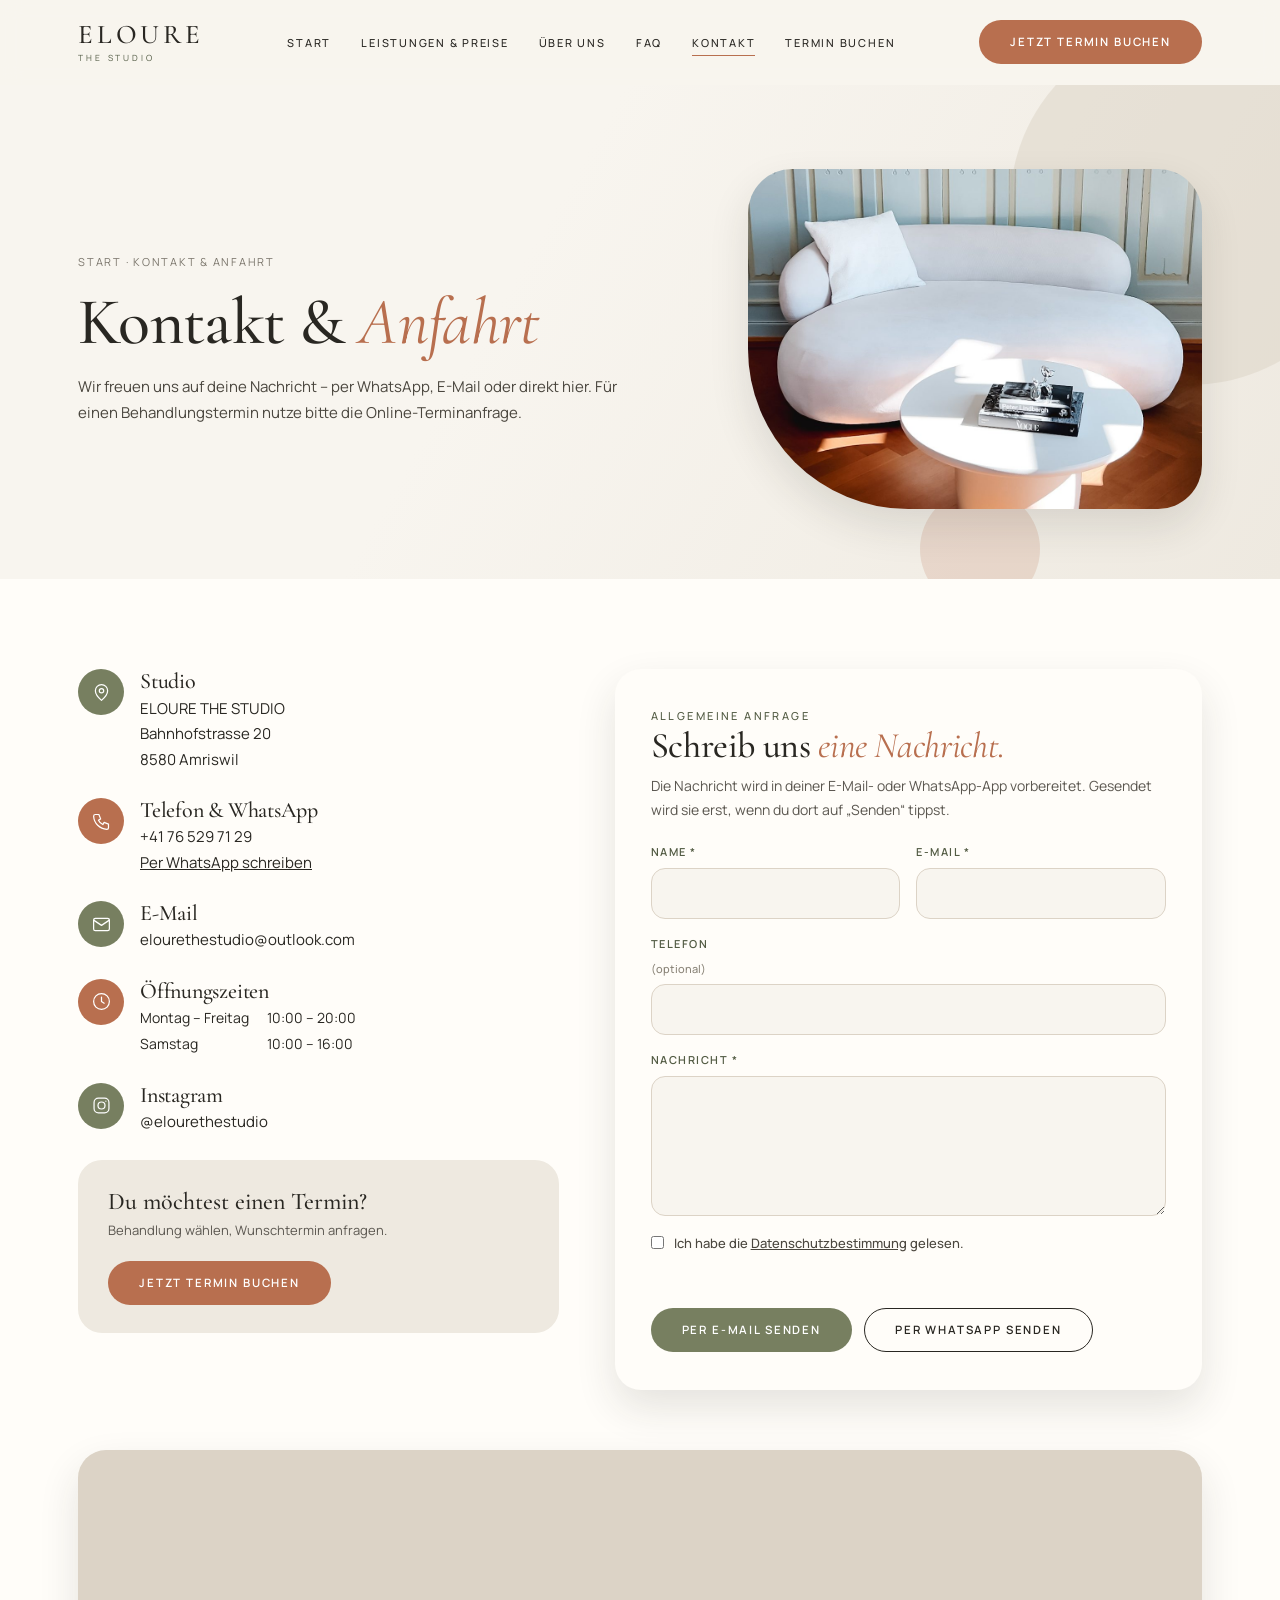
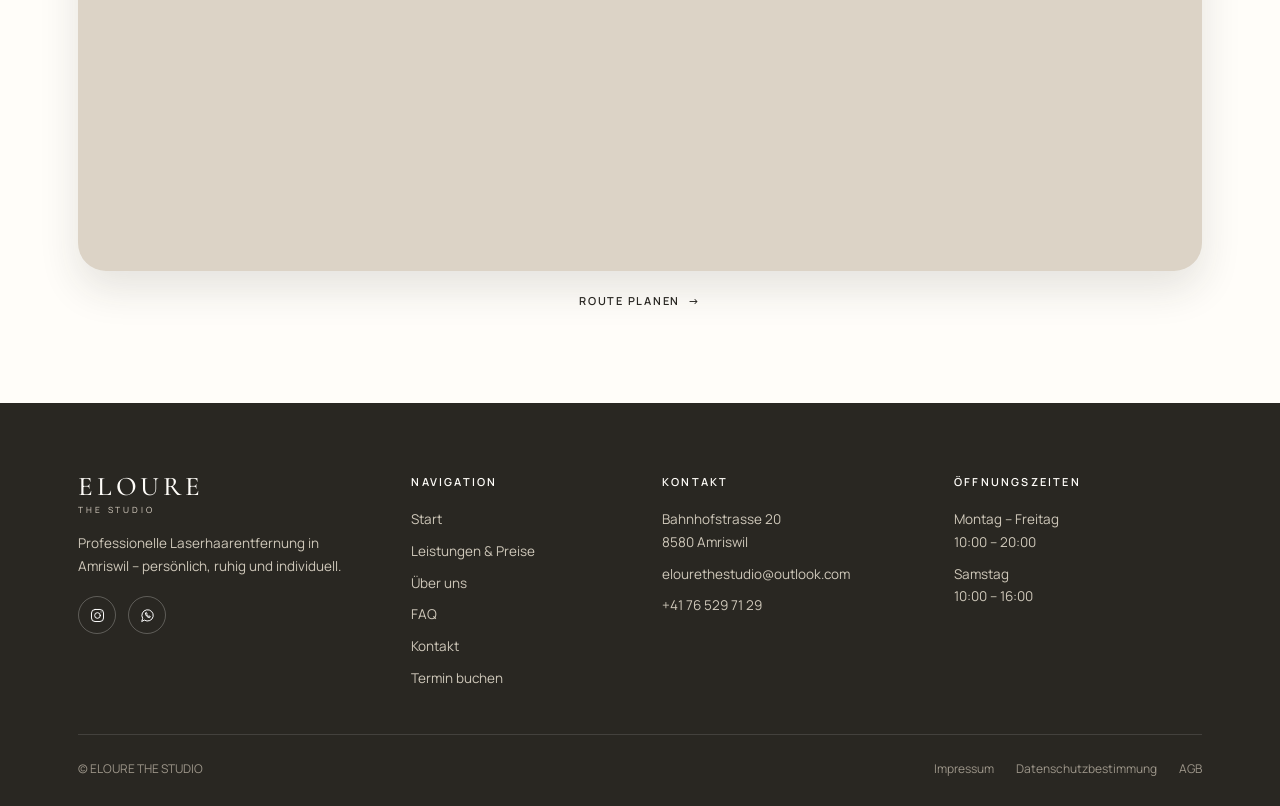
<file: kontakt.html>
<!doctype html>
<html lang="de">
<head>
<meta charset="utf-8">
<meta name="viewport" content="width=device-width, initial-scale=1">
<title>Kontakt &amp; Anfahrt Amriswil | ELOURE THE STUDIO</title>
<meta name="description" content="Kontakt zu ELOURE THE STUDIO: Bahnhofstrasse 20, 8580 Amriswil. Öffnungszeiten, Telefon/WhatsApp, E-Mail und Anfahrt – Laserhaarentfernung in Amriswil.">
<link rel="preconnect" href="https://fonts.googleapis.com">
<link rel="preconnect" href="https://fonts.gstatic.com" crossorigin>
<link href="https://fonts.googleapis.com/css2?family=Cormorant+Garamond:ital,wght@0,400;0,500;0,600;1,400;1,500&family=DM+Serif+Display&family=Manrope:wght@400;500;600&display=swap" rel="stylesheet">
<link rel="stylesheet" href="assets/site.css">
<style>
.cgrid{display:grid;grid-template-columns:.9fr 1.1fr;gap:56px;align-items:start}
.cinfo{display:grid;gap:26px}
.ci{display:flex;gap:16px;align-items:flex-start}
.ci .ic{flex:none;width:46px;height:46px;border-radius:50%;background:var(--olive);display:grid;place-items:center}
.ci:nth-child(even) .ic{background:var(--terra)}
.ci svg{width:21px;height:21px;stroke:#fff;fill:none;stroke-width:1.4;stroke-linecap:round;stroke-linejoin:round}
.ci h3{font-size:22px;margin-bottom:2px}
.ci a:hover{color:var(--terra)}
.ci table{border-collapse:collapse;font-size:14px}.ci td{padding:1px 18px 1px 0}
.bookbox{background:var(--cream);border-radius:24px;padding:28px 30px;display:flex;gap:18px;align-items:center;justify-content:space-between;flex-wrap:wrap}
.bookbox b{font-family:var(--serif);font-size:24px;font-weight:500;display:block;line-height:1.2}
.bookbox span{font-size:13px;color:#5b5750}
.card{background:var(--white);border-radius:26px;padding:38px 36px;box-shadow:var(--shadow-lg)}
.card h2{font-size:clamp(28px,3vw,36px);margin-bottom:8px}
form{display:grid;gap:16px;margin-top:22px}
.f2{display:grid;grid-template-columns:1fr 1fr;gap:16px}
label{display:grid;gap:6px;font-size:11px;letter-spacing:.14em;text-transform:uppercase;font-weight:600;color:var(--olive-deep)}
label i{font-style:normal;color:#8a8478;text-transform:none;letter-spacing:0;font-weight:500}
input,textarea{font:500 15px var(--sans);color:var(--espresso);background:var(--ivory);border:1px solid var(--beige);border-radius:14px;padding:14px 16px;width:100%;transition:border-color .3s,box-shadow .3s;letter-spacing:0;text-transform:none}
input:focus,textarea:focus{outline:0;border-color:var(--olive);box-shadow:0 0 0 3px rgba(119,127,96,.18)}
textarea{min-height:140px;resize:vertical}
.chk{display:flex;gap:10px;align-items:flex-start;text-transform:none;letter-spacing:0;font-weight:500;font-size:13px;color:#4a463e}
.chk input{width:auto;margin-top:4px;accent-color:var(--olive)}
.chk a{text-decoration:underline}
.sendrow{display:flex;gap:12px;flex-wrap:wrap;margin-top:4px}
.err{color:#9b3d2a;font-size:13px;min-height:18px}
.ok{background:var(--cream);border-left:3px solid var(--olive);border-radius:12px;padding:16px 20px;font-size:14px;margin-top:6px}
.map{margin-top:60px;border-radius:28px;overflow:hidden;box-shadow:var(--shadow-lg);aspect-ratio:16/6;min-height:300px;background:var(--beige)}
.map iframe{width:100%;height:100%;border:0;display:block}
@media(max-width:980px){.cgrid{grid-template-columns:1fr;gap:44px}.map{aspect-ratio:4/3}}
@media(max-width:560px){.f2{grid-template-columns:1fr}.card{padding:28px 22px}}
</style>
</head>
<body data-page="kontakt">
<div id="site-header"></div>
<main>
<section class="phero has-img">
  <div class="blob"></div><div class="blob b2"></div>
  <div class="wrap">
    <div>
      <div class="crumbs"><a href="index.html">Start</a> · Kontakt &amp; Anfahrt</div>
      <h1>Kontakt &amp; <em class="script">Anfahrt</em></h1>
      <p>Wir freuen uns auf deine Nachricht – per WhatsApp, E-Mail oder direkt hier. Für einen Behandlungstermin nutze bitte die Online-Terminanfrage.</p>
    </div>
    <div class="phero-img photo" style="--ar:4/3" data-img="sofa" role="img" aria-label="Empfangsbereich im ELOURE Studio Amriswil"></div>
  </div>
</section>

<section class="section w">
  <div class="wrap">
    <div class="cgrid">
      <div class="cinfo rv">
        <div class="ci"><div class="ic"><svg viewBox="0 0 24 24"><path d="M12 21s7-6 7-11a7 7 0 0 0-14 0c0 5 7 11 7 11Z"/><circle cx="12" cy="10" r="2.5"/></svg></div><div><h3>Studio</h3>ELOURE THE STUDIO<br>Bahnhofstrasse 20<br>8580 Amriswil</div></div>
        <div class="ci"><div class="ic"><svg viewBox="0 0 24 24"><path d="M5 4h4l2 5-2.5 1.5a11 11 0 0 0 5 5L15 13l5 2v4a2 2 0 0 1-2 2A16 16 0 0 1 3 6a2 2 0 0 1 2-2Z"/></svg></div><div><h3>Telefon &amp; WhatsApp</h3><a href="tel:+41765297129">+41 76 529 71 29</a><br><a href="https://wa.me/41765297129" target="_blank" rel="noopener" style="text-decoration:underline">Per WhatsApp schreiben</a></div></div>
        <div class="ci"><div class="ic"><svg viewBox="0 0 24 24"><rect x="3" y="5" width="18" height="14" rx="2"/><path d="m3 7 9 6 9-6"/></svg></div><div><h3>E-Mail</h3><a href="mailto:elourethestudio@outlook.com">elourethestudio@outlook.com</a></div></div>
        <div class="ci"><div class="ic"><svg viewBox="0 0 24 24"><circle cx="12" cy="12" r="9"/><path d="M12 7v5l3 2"/></svg></div><div><h3>Öffnungszeiten</h3><table><tr><td>Montag – Freitag</td><td>10:00 – 20:00</td></tr><tr><td>Samstag</td><td>10:00 – 16:00</td></tr></table></div></div>
        <div class="ci"><div class="ic"><svg viewBox="0 0 24 24"><rect x="3.5" y="3.5" width="17" height="17" rx="5"/><circle cx="12" cy="12" r="4"/><path d="M17 7h.01"/></svg></div><div><h3>Instagram</h3><a href="https://www.instagram.com/elourethestudio/" target="_blank" rel="noopener">@elourethestudio</a></div></div>
        <div class="bookbox"><div><b>Du möchtest einen Termin?</b><span>Behandlung wählen, Wunschtermin anfragen.</span></div><a class="btn btn-terra" href="termin-buchen.html">Jetzt Termin buchen</a></div>
      </div>

      <div class="card rv d1">
        <div class="eyebrow">Allgemeine Anfrage</div>
        <h2>Schreib uns <em class="script">eine Nachricht.</em></h2>
        <p class="muted" style="font-size:14px">Die Nachricht wird in deiner E-Mail- oder WhatsApp-App vorbereitet. Gesendet wird sie erst, wenn du dort auf „Senden“ tippst.</p>
        <form id="cf" novalidate>
          <div class="f2">
            <label>Name *<input name="name" autocomplete="name" required></label>
            <label>E-Mail *<input name="email" type="email" autocomplete="email" required></label>
          </div>
          <label>Telefon <i>(optional)</i><input name="tel" type="tel" autocomplete="tel"></label>
          <label>Nachricht *<textarea name="msg" required></textarea></label>
          <label class="chk"><input type="checkbox" name="ok" required><span>Ich habe die <a href="https://www.elourethestudio.ch/datenschutz" target="_blank" rel="noopener">Datenschutzbestimmung</a> gelesen.</span></label>
          <div class="err" id="cerr" role="alert"></div>
          <div class="sendrow">
            <button class="btn btn-olive" type="submit" data-ch="mail">Per E-Mail senden</button>
            <button class="btn btn-ghost" type="submit" data-ch="wa">Per WhatsApp senden</button>
          </div>
          <div class="ok" id="cok" hidden>Danke! Deine Nachricht wurde in deiner App vorbereitet. Bitte sende sie dort ab – wir melden uns so bald wie möglich.</div>
        </form>
      </div>
    </div>

    <div class="map rv">
      <iframe title="Karte: ELOURE THE STUDIO, Bahnhofstrasse 20, 8580 Amriswil" loading="lazy" referrerpolicy="no-referrer-when-downgrade"
        src="https://www.google.com/maps?q=Bahnhofstrasse+20,+8580+Amriswil&output=embed"></iframe>
    </div>
    <p class="center" style="margin-top:16px"><a class="link" href="https://www.google.com/maps/dir/?api=1&destination=Bahnhofstrasse+20,+8580+Amriswil" target="_blank" rel="noopener">Route planen <span>→</span></a></p>
  </div>
</section>
</main>
<div id="site-footer"></div>
<script src="assets/site.js"></script>
<script>
(function(){
  const f = document.getElementById('cf'), err = document.getElementById('cerr'), ok = document.getElementById('cok');
  let ch = 'mail';
  f.querySelectorAll('button[type=submit]').forEach(b=>b.addEventListener('click',()=>ch=b.dataset.ch));
  f.addEventListener('submit',e=>{
    e.preventDefault(); ok.hidden = true;
    const d = new FormData(f), name=(d.get('name')||'').trim(), email=(d.get('email')||'').trim(), msg=(d.get('msg')||'').trim();
    if(!name||!msg) return err.textContent='Bitte gib Name und Nachricht an.';
    if(!/^[^@\s]+@[^@\s]+\.[^@\s]+$/.test(email)) return err.textContent='Bitte gib eine gültige E-Mail-Adresse an.';
    if(!d.get('ok')) return err.textContent='Bitte bestätige die Datenschutzbestimmung.';
    err.textContent='';
    const tel=(d.get('tel')||'').trim();
    const text = `Nachricht über die Website\n\nName: ${name}\nE-Mail: ${email}${tel?'\nTelefon: '+tel:''}\n\n${msg}`;
    ok.hidden = false;
    if(ch==='wa') window.open(waLink(text),'_blank','noopener'); else location.href = mailLink('Anfrage über die Website', text);
  });
})();
</script>
</body>
</html>
</file>
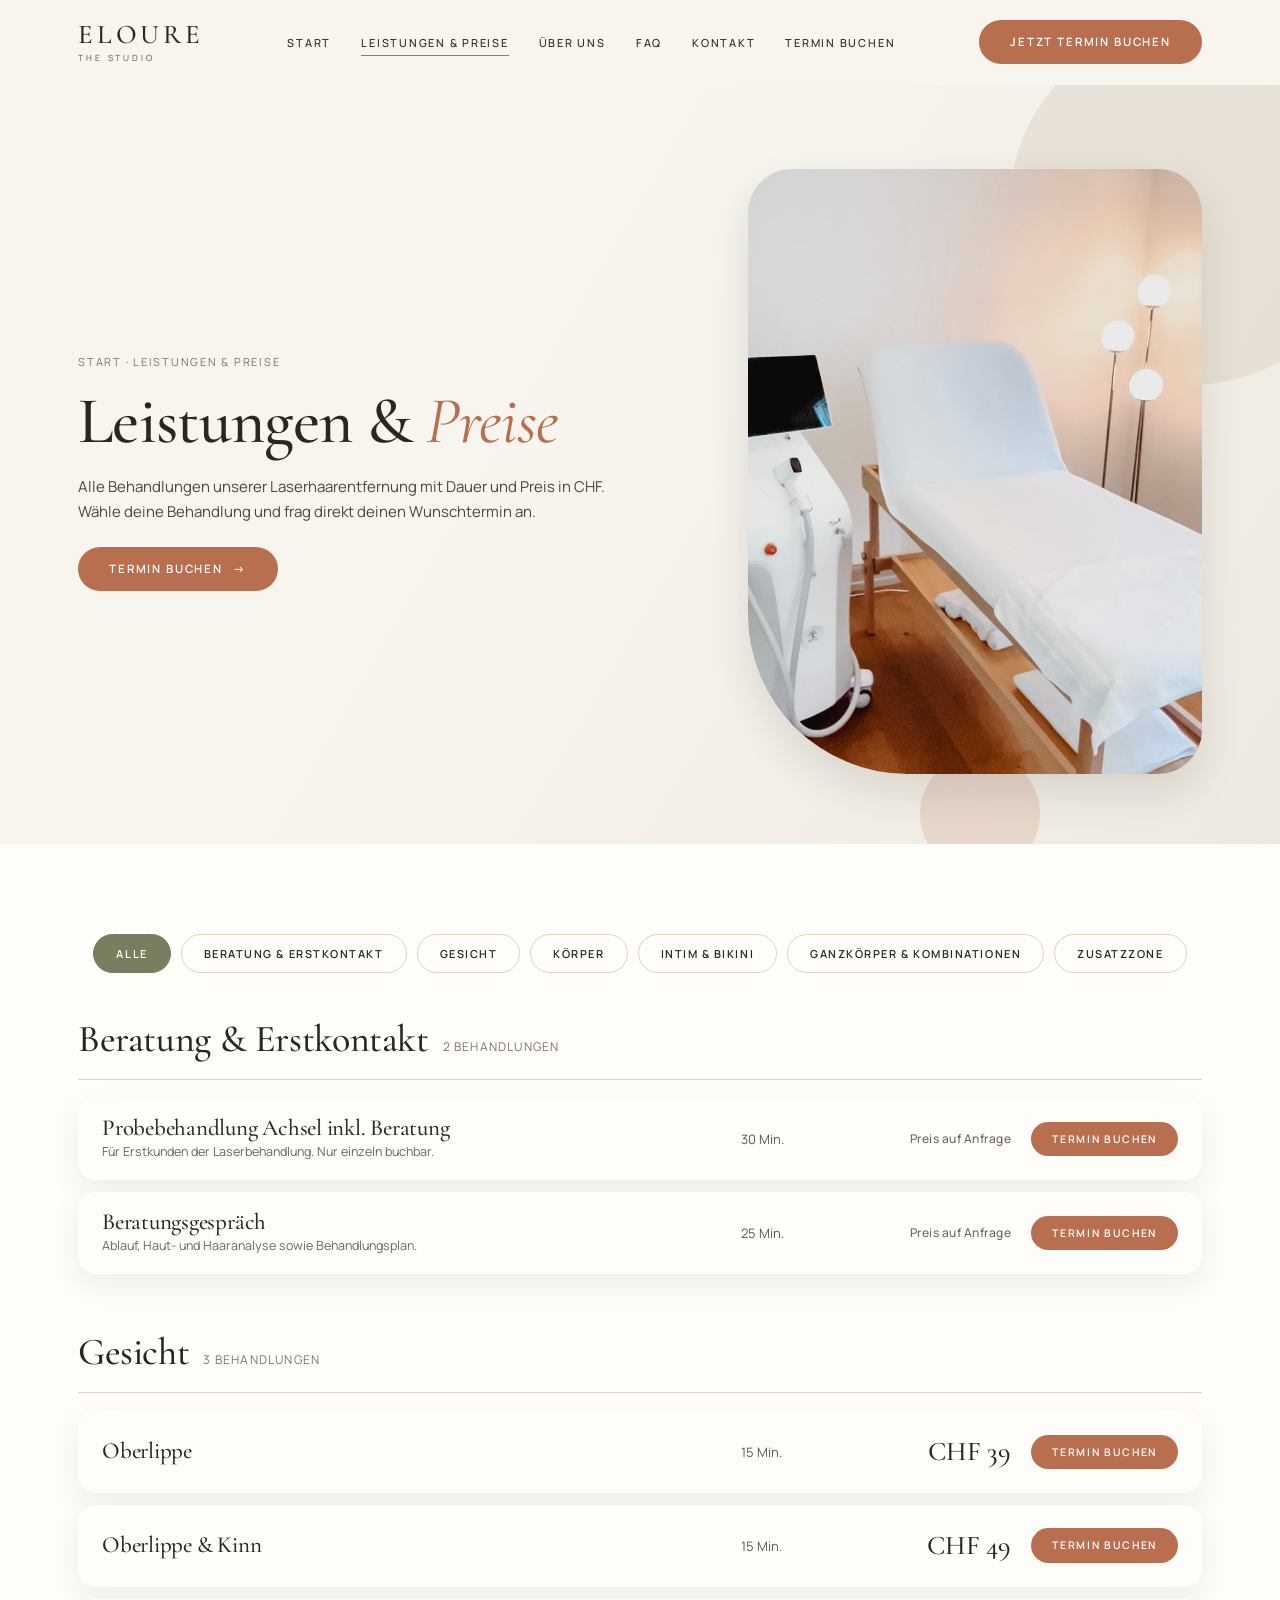
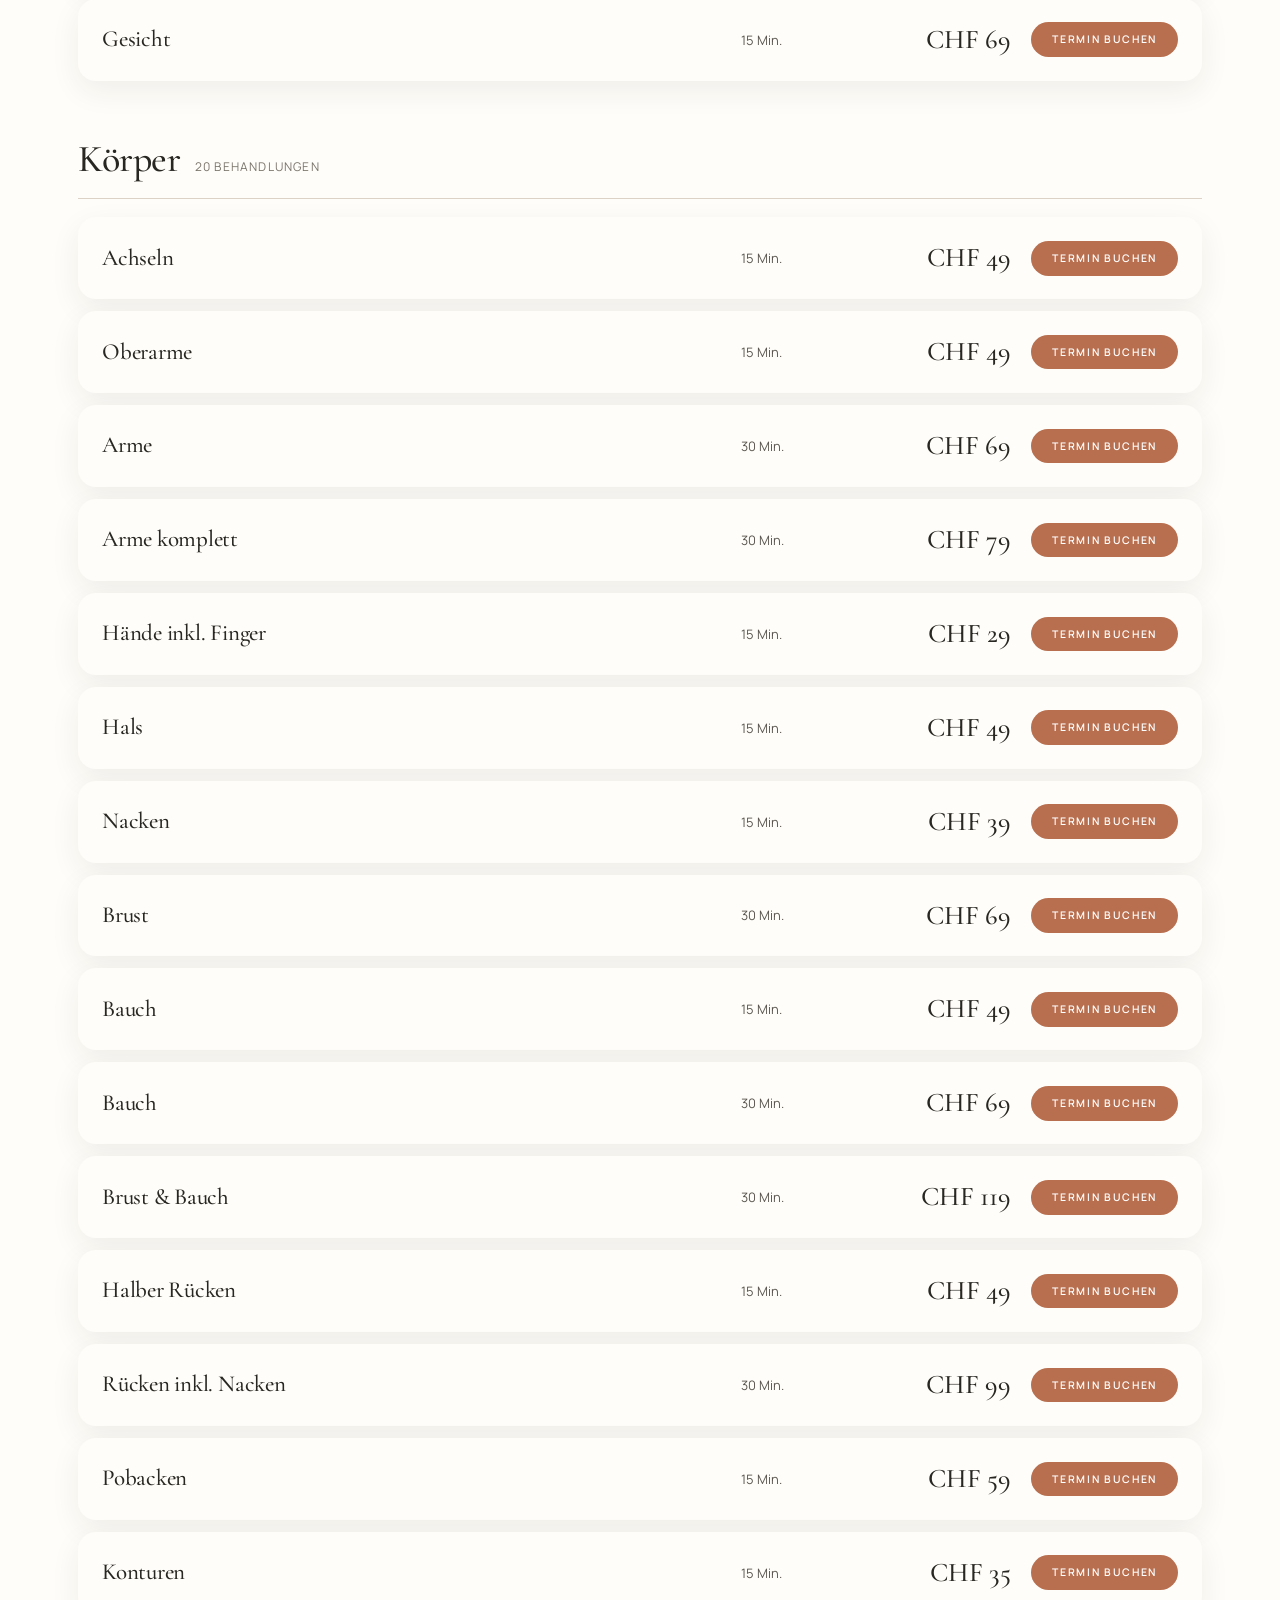
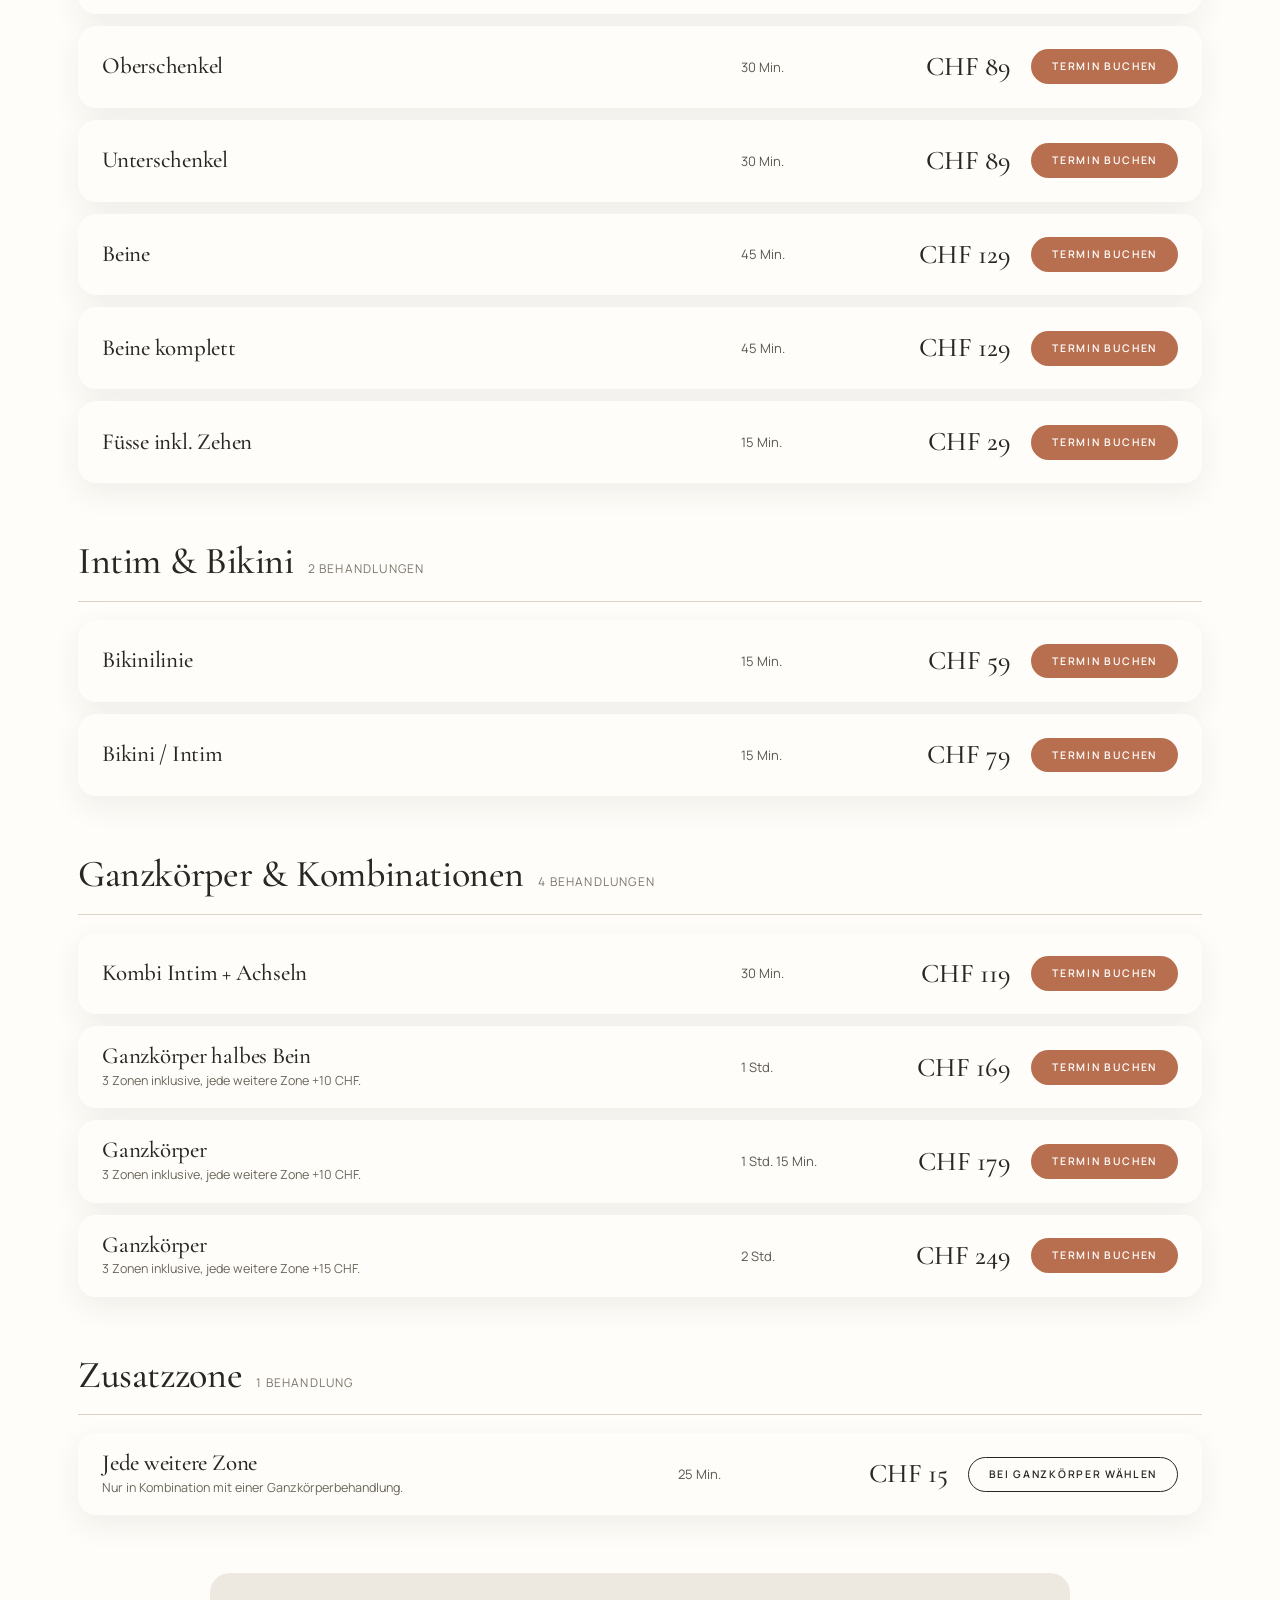
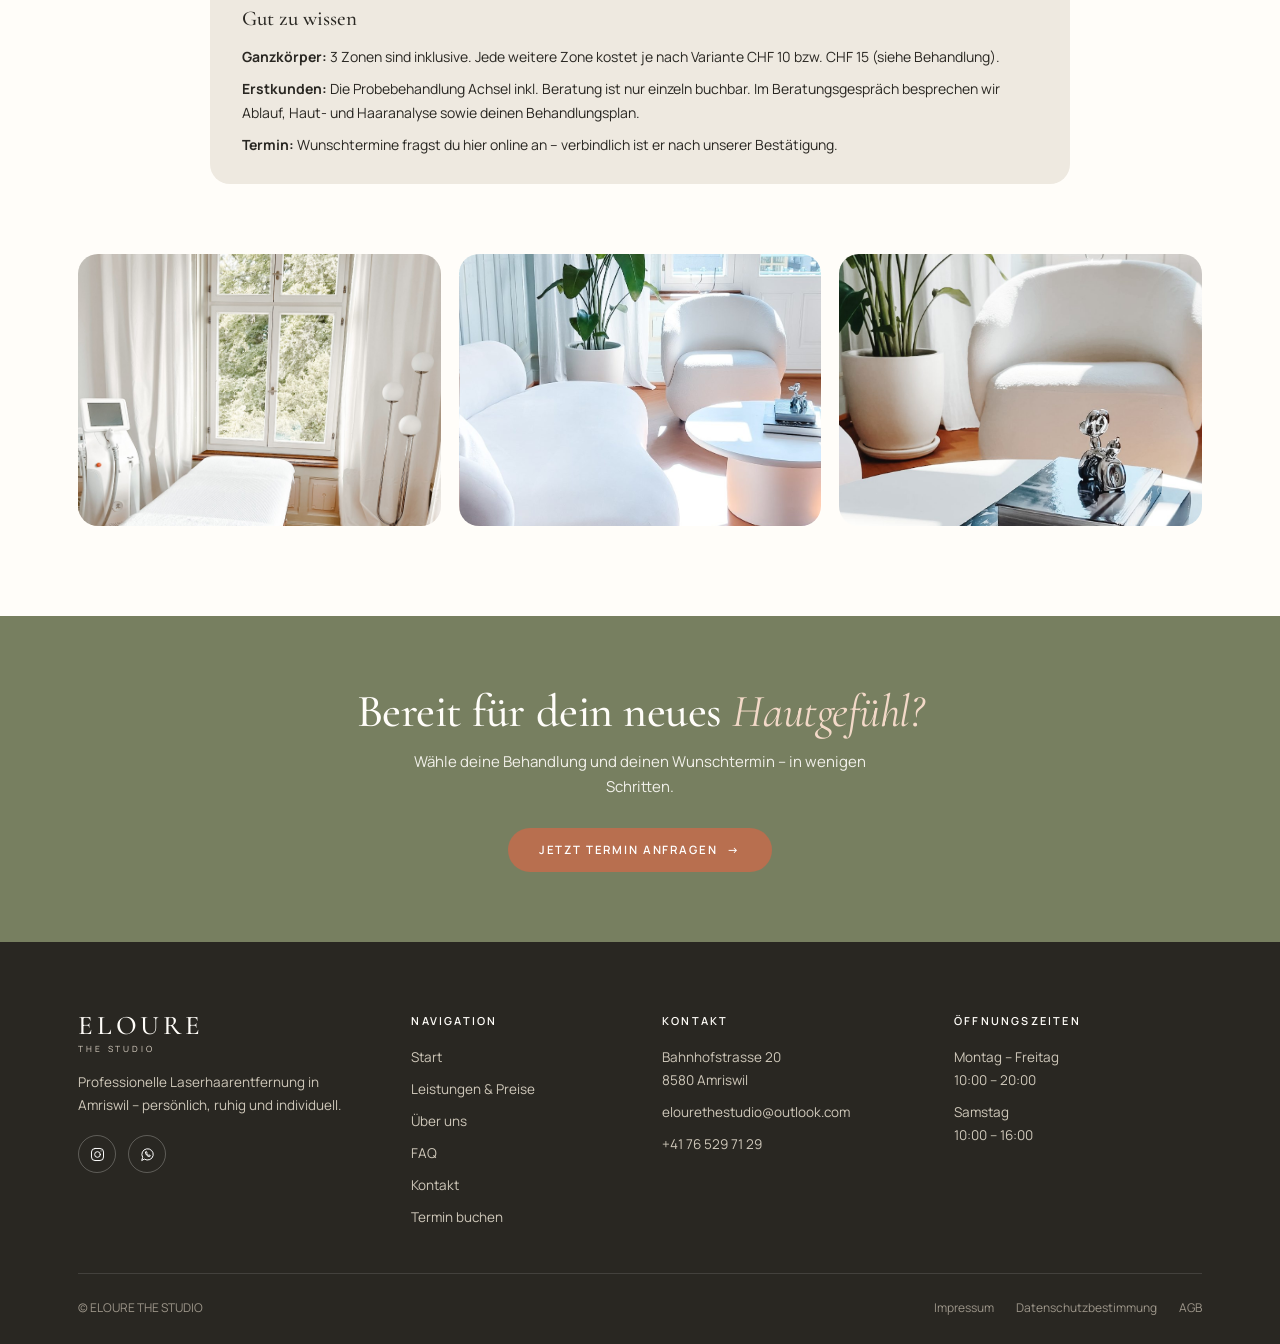
<file: leistungen.html>
<!doctype html>
<html lang="de">
<head>
<meta charset="utf-8">
<meta name="viewport" content="width=device-width, initial-scale=1">
<title>Laserhaarentfernung Preise Amriswil | ELOURE THE STUDIO</title>
<meta name="description" content="Alle Behandlungen und Preise für Laser Haarentfernung in Amriswil: Gesicht, Körper, Intim &amp; Bikini sowie Ganzkörper. Dauer und Preis in CHF, online Termin buchen.">
<link rel="preconnect" href="https://fonts.googleapis.com">
<link rel="preconnect" href="https://fonts.gstatic.com" crossorigin>
<link href="https://fonts.googleapis.com/css2?family=Cormorant+Garamond:ital,wght@0,400;0,500;0,600;1,400;1,500&family=DM+Serif+Display&family=Manrope:wght@400;500;600&display=swap" rel="stylesheet">
<link rel="stylesheet" href="assets/site.css">
<style>
.tabs{display:flex;gap:10px;flex-wrap:wrap;justify-content:center;margin:0 0 46px}
.tab{padding:11px 22px;border-radius:999px;border:1px solid var(--beige);background:var(--white);font:600 11px var(--sans);letter-spacing:.14em;text-transform:uppercase;cursor:pointer;color:var(--espresso);transition:.3s var(--ease)}
.tab:hover{border-color:var(--olive)}
.tab[aria-selected="true"]{background:var(--olive);border-color:var(--olive);color:#fff}
.group{margin-bottom:58px;scroll-margin-top:110px}
.group h2{font-size:clamp(28px,3.2vw,38px);margin-bottom:6px}
.group .gd{display:flex;align-items:baseline;gap:14px;margin-bottom:18px;border-bottom:1px solid var(--beige);padding-bottom:12px}
.group .gd span{font-size:12px;color:#7a756b;letter-spacing:.1em;text-transform:uppercase}
.list{display:grid;gap:12px}
.row{display:grid;grid-template-columns:1fr 120px 130px auto;gap:20px;align-items:center;background:var(--white);border-radius:18px;padding:18px 24px;box-shadow:var(--shadow);transition:transform .4s var(--ease),box-shadow .4s}
.row:hover{transform:translateY(-3px);box-shadow:var(--shadow-lg)}
.row h3{font-size:23px}
.row .n{font-size:12.5px;color:#6b665c;margin-top:2px;line-height:1.5}
.row .du{font-size:13px;color:#5b5750}
.row .pr{font-family:var(--serif);font-size:27px;font-weight:500;text-align:right;white-space:nowrap}
.row .pr.req{font-family:var(--sans);font-size:12px;color:#6b665c;font-weight:500;letter-spacing:.04em}
.row .btn{justify-self:end}
.row .btn[aria-disabled]{opacity:.5}
.info{background:var(--cream);border-radius:20px;padding:28px 32px;max-width:860px;margin:10px auto 0;font-size:14px;display:grid;gap:8px}
.info b{font-family:var(--serif);font-size:21px;font-weight:500}
.strip{display:grid;grid-template-columns:repeat(3,1fr);gap:18px;margin-top:70px}
.strip .photo{aspect-ratio:4/3;border-radius:20px}
@media(max-width:760px){
  .row{grid-template-columns:1fr auto;gap:8px 16px;padding:18px 20px}
  .row .du{grid-column:1;grid-row:2}
  .row .pr{grid-column:2;grid-row:1;align-self:start}
  .row .btn{grid-column:1/-1;justify-self:stretch;justify-content:center;margin-top:6px}
  .strip{grid-template-columns:1fr}
}
</style>
</head>
<body data-page="leistungen">
<div id="site-header"></div>
<main>
<section class="phero has-img">
  <div class="blob"></div><div class="blob b2"></div>
  <div class="wrap">
    <div>
      <div class="crumbs"><a href="index.html">Start</a> · Leistungen &amp; Preise</div>
      <h1>Leistungen &amp; <em class="script">Preise</em></h1>
      <p>Alle Behandlungen unserer Laserhaarentfernung mit Dauer und Preis in CHF. Wähle deine Behandlung und frag direkt deinen Wunschtermin an.</p>
      <p style="margin-top:22px"><a class="btn btn-terra" href="termin-buchen.html">Termin buchen <span class="arr">→</span></a></p>
    </div>
    <div class="phero-img photo" style="--ar:3/4" data-img="room" role="img" aria-label="Behandlungsraum mit Laser im ELOURE Studio in Amriswil"></div>
  </div>
</section>

<section class="section w">
  <div class="wrap">
    <div class="tabs" role="tablist" id="tabs" aria-label="Kategorien"></div>
    <div id="groups"></div>
    <div class="info rv">
      <b>Gut zu wissen</b>
      <span><strong>Ganzkörper:</strong> 3 Zonen sind inklusive. Jede weitere Zone kostet je nach Variante CHF 10 bzw. CHF 15 (siehe Behandlung).</span>
      <span><strong>Erstkunden:</strong> Die Probebehandlung Achsel inkl. Beratung ist nur einzeln buchbar. Im Beratungsgespräch besprechen wir Ablauf, Haut- und Haaranalyse sowie deinen Behandlungsplan.</span>
      <span><strong>Termin:</strong> Wunschtermine fragst du hier online an – verbindlich ist er nach unserer Bestätigung.</span>
    </div>
    <div class="strip">
      <div class="photo rv" data-img="window" role="img" aria-label="Behandlungsliege am Fenster"></div>
      <div class="photo rv d1" data-img="lounge" role="img" aria-label="Loungebereich im Studio"></div>
      <div class="photo rv d2" data-img="armchair" role="img" aria-label="Sessel im Studio"></div>
    </div>
  </div>
</section>

<section class="ctastrip">
  <div class="wrap">
    <h2>Bereit für dein neues <em class="script">Hautgefühl?</em></h2>
    <p>Wähle deine Behandlung und deinen Wunschtermin – in wenigen Schritten.</p>
    <a class="btn btn-terra" href="termin-buchen.html">Jetzt Termin anfragen <span class="arr">→</span></a>
  </div>
</section>
</main>
<div id="site-footer"></div>

<script src="assets/services.js"></script>
<script src="assets/site.js"></script>
<script>
(function(){
  const tabs = document.getElementById('tabs'), groups = document.getElementById('groups');
  tabs.innerHTML = '<button class="tab" role="tab" data-c="all" aria-selected="true">Alle</button>' +
    CATS.map(c=>`<button class="tab" role="tab" data-c="${c[0]}" aria-selected="false">${c[1]}</button>`).join('');
  groups.innerHTML = CATS.map(([key,label])=>{
    const items = SERVICES.filter(s=>s.cat===key);
    return `<section class="group" id="${key}" data-c="${key}"><div class="gd"><h2>${label}</h2><span>${items.length} ${items.length===1?'Behandlung':'Behandlungen'}</span></div><div class="list">` +
      items.map(s=>`<article class="row"><div><h3>${s.name}</h3>${s.note?`<div class="n">${s.note}</div>`:''}</div>
        <div class="du">${dur(s.min)}</div>
        <div class="pr${s.price==null?' req':''}">${s.price==null?'Preis auf Anfrage':chf(s.price)}</div>
        ${s.needsFull ? `<a class="btn btn-ghost btn-sm" href="termin-buchen.html?service=ganzkoerper">Bei Ganzkörper wählen</a>` : `<a class="btn btn-terra btn-sm" href="termin-buchen.html?service=${s.id}">Termin buchen</a>`}</article>`).join('') + '</div></section>';
  }).join('');
  function show(c){
    tabs.querySelectorAll('.tab').forEach(t=>t.setAttribute('aria-selected', t.dataset.c===c));
    groups.querySelectorAll('.group').forEach(g=>g.hidden = !(c==='all'||g.dataset.c===c));
  }
  tabs.addEventListener('click',e=>{const t=e.target.closest('.tab'); if(!t) return; show(t.dataset.c); history.replaceState(null,'',t.dataset.c==='all'?location.pathname:'#'+t.dataset.c)});
  const h = location.hash.slice(1);
  if(CATS.some(c=>c[0]===h)) show(h);
})();
</script>
</body>
</html>
</file>
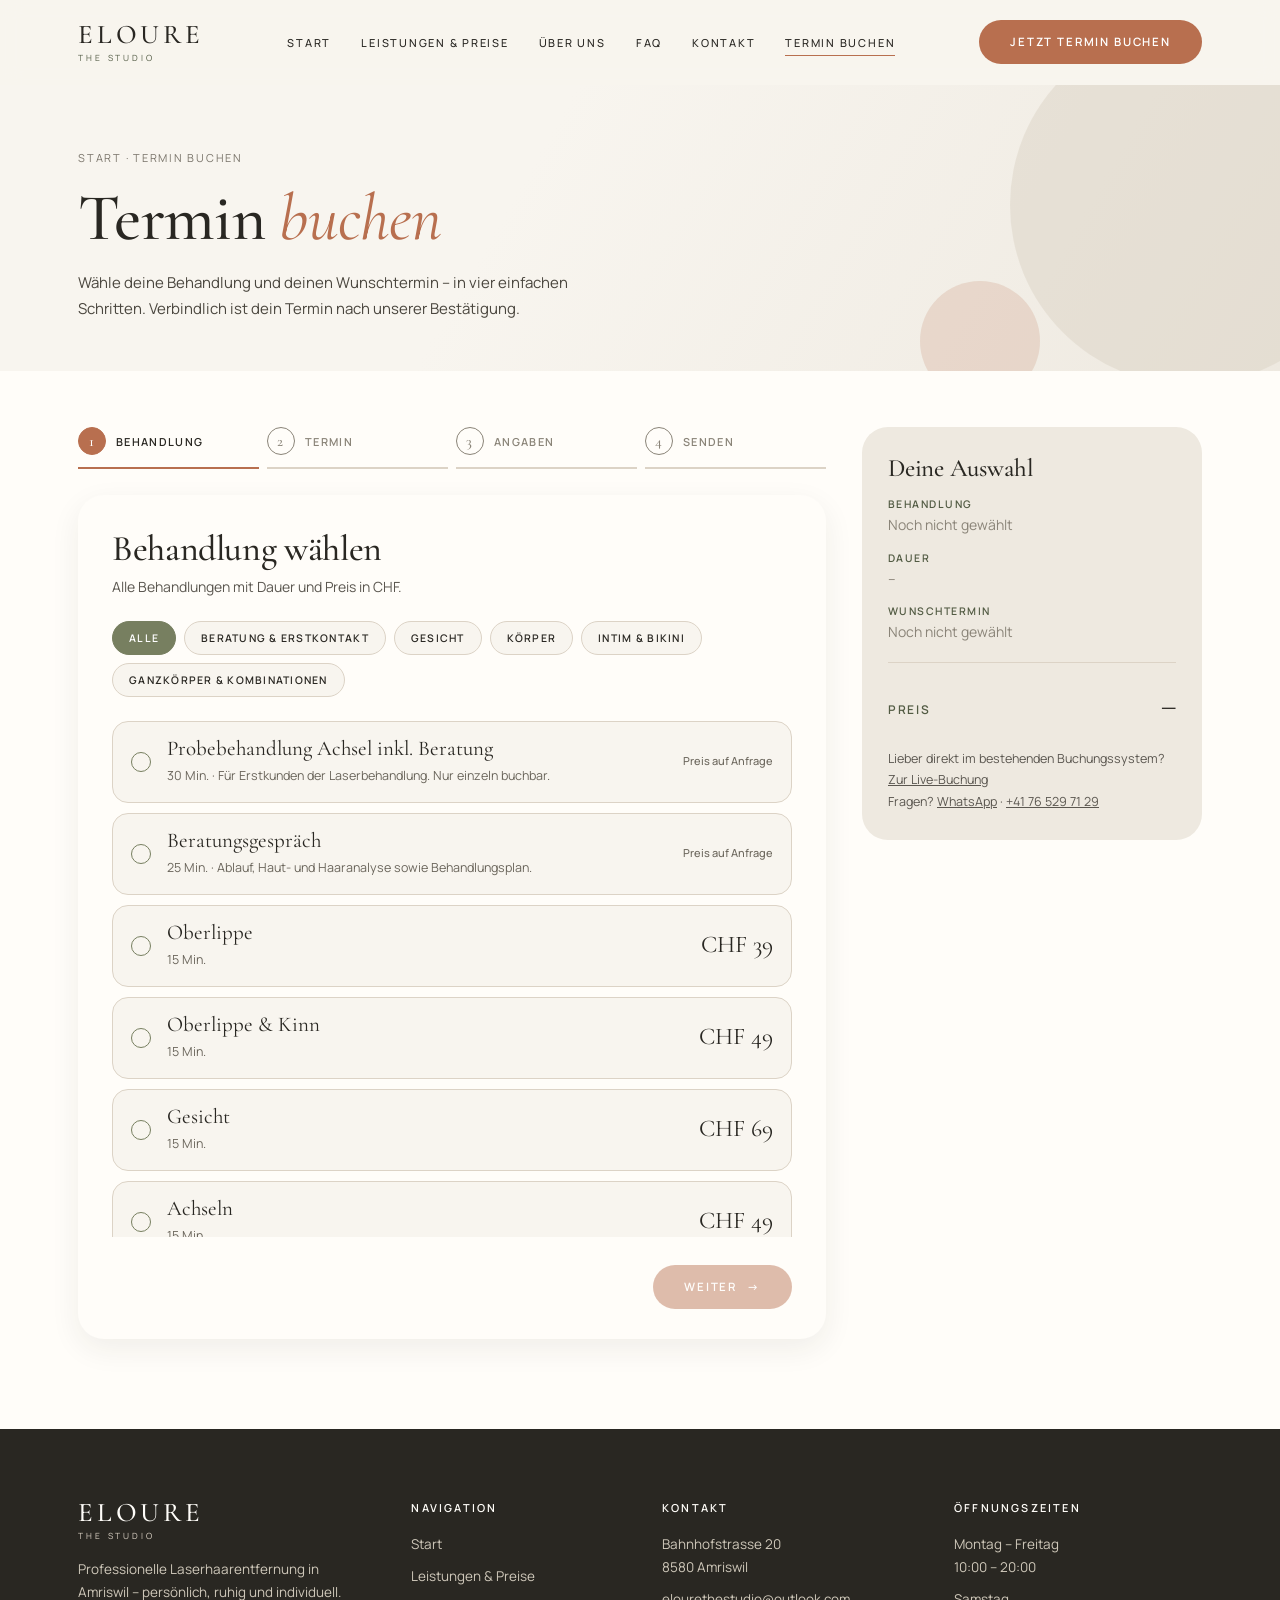
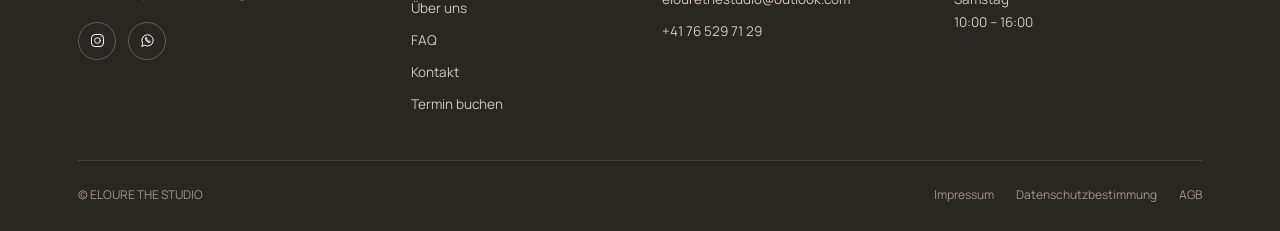
<file: termin-buchen.html>
<!doctype html>
<html lang="de">
<head>
<meta charset="utf-8">
<meta name="viewport" content="width=device-width, initial-scale=1">
<title>Termin buchen – Laserhaarentfernung Amriswil | ELOURE THE STUDIO</title>
<meta name="description" content="Termin für Laserhaarentfernung in Amriswil anfragen: Behandlung wählen, Wunschtermin auswählen und Anfrage an ELOURE THE STUDIO senden.">
<link rel="preconnect" href="https://fonts.googleapis.com">
<link rel="preconnect" href="https://fonts.gstatic.com" crossorigin>
<link href="https://fonts.googleapis.com/css2?family=Cormorant+Garamond:ital,wght@0,400;0,500;0,600;1,400;1,500&family=DM+Serif+Display&family=Manrope:wght@400;500;600&display=swap" rel="stylesheet">
<link rel="stylesheet" href="assets/site.css">
<style>
.phero{padding:64px 0 50px}
.bk{display:grid;grid-template-columns:1fr 340px;gap:36px;align-items:start}
.steps{display:flex;gap:8px;margin-bottom:26px;list-style:none;flex-wrap:wrap}
.steps li{flex:1;min-width:120px}
.steps button{width:100%;display:flex;gap:10px;align-items:center;background:none;border:0;border-bottom:2px solid var(--beige);padding:0 0 12px;cursor:pointer;font:600 11px var(--sans);letter-spacing:.12em;text-transform:uppercase;color:#8a8478;text-align:left;transition:.3s}
.steps button b{flex:none;width:28px;height:28px;border-radius:50%;border:1px solid currentColor;display:grid;place-items:center;font:500 15px var(--serif)}
.steps li.on button{color:var(--espresso);border-color:var(--terra)}
.steps li.on button b{background:var(--terra);border-color:var(--terra);color:#fff}
.steps li.done button{color:var(--olive-deep);border-color:var(--olive)}
.steps li.done button b{background:var(--olive);border-color:var(--olive);color:#fff}
.steps button:disabled{cursor:default}
.panel{background:var(--white);border-radius:26px;padding:34px 34px 30px;box-shadow:var(--shadow)}
.panel h2{font-size:clamp(28px,3vw,36px);margin-bottom:6px}
.panel>p.sub{color:#5b5750;font-size:14px;margin-bottom:22px}
.nav2{display:flex;justify-content:space-between;gap:12px;margin-top:28px;flex-wrap:wrap}
.tabs{display:flex;gap:8px;flex-wrap:wrap;margin-bottom:20px}
.tab{padding:9px 16px;border-radius:999px;border:1px solid var(--beige);background:var(--ivory);font:600 10.5px var(--sans);letter-spacing:.12em;text-transform:uppercase;cursor:pointer;color:var(--espresso);transition:.3s}
.tab[aria-selected="true"]{background:var(--olive);border-color:var(--olive);color:#fff}
.opts{display:grid;gap:10px;max-height:520px;overflow:auto;padding:4px 6px 4px 2px;margin:0 -6px 0 -2px}
.opt{display:grid;grid-template-columns:22px 1fr auto;gap:14px;align-items:center;border:1px solid var(--beige);background:var(--ivory);border-radius:16px;padding:14px 18px;cursor:pointer;transition:.3s var(--ease);text-align:left;font:inherit;color:inherit;width:100%}
.opt:hover{border-color:var(--olive);transform:translateY(-1px)}
.opt .rd{width:20px;height:20px;border-radius:50%;border:1.5px solid var(--olive);position:relative}
.opt[aria-checked="true"]{border-color:var(--terra);background:#fff;box-shadow:0 0 0 3px rgba(184,111,79,.14)}
.opt[aria-checked="true"] .rd{border-color:var(--terra)}
.opt[aria-checked="true"] .rd::after{content:"";position:absolute;inset:3px;border-radius:50%;background:var(--terra)}
.opt .t{font-family:var(--serif);font-size:21px;line-height:1.2}
.opt .m{font-size:12.5px;color:#6b665c}
.opt .p{font-family:var(--serif);font-size:24px;text-align:right;white-space:nowrap}
.opt .p small{display:block;font:500 11px var(--sans);color:#6b665c;margin-top:-2px}
.opt[disabled]{opacity:.55;cursor:not-allowed;transform:none}
.zones{margin:10px 0 0 36px;padding:14px 18px;border-radius:14px;background:var(--cream);display:flex;align-items:center;gap:16px;flex-wrap:wrap;font-size:13.5px}
.zones .st{display:inline-flex;align-items:center;border:1px solid var(--beige);border-radius:999px;background:#fff}
.zones .st button{width:36px;height:36px;border:0;background:none;font-size:20px;cursor:pointer;color:var(--olive-deep)}
.zones .st output{min-width:30px;text-align:center;font-weight:600}
/* calendar */
.dt{display:grid;grid-template-columns:1fr 1fr;gap:30px;align-items:start}
.cal .hd{display:flex;justify-content:space-between;align-items:center;margin-bottom:12px}
.cal .hd b{font-family:var(--serif);font-size:24px;font-weight:500;text-transform:capitalize}
.cal .hd button{width:36px;height:36px;border-radius:50%;border:1px solid var(--beige);background:none;cursor:pointer;font-size:16px}
.cal .hd button:disabled{opacity:.35;cursor:default}
.cal .grid{display:grid;grid-template-columns:repeat(7,1fr);gap:4px;text-align:center}
.cal .dow{font:600 10px var(--sans);letter-spacing:.1em;text-transform:uppercase;color:#8a8478;padding:6px 0}
.cal .d{aspect-ratio:1;border-radius:50%;border:0;background:none;font:500 14px var(--sans);cursor:pointer;color:var(--espresso);transition:.25s}
.cal .d:hover:not(:disabled){background:var(--cream)}
.cal .d:disabled{color:#c0b9ab;cursor:default}
.cal .d.sel{background:var(--terra);color:#fff}
.slots h3{font-size:22px;margin-bottom:12px}
.slots .g{display:grid;grid-template-columns:repeat(3,1fr);gap:8px}
.slot{padding:11px 6px;border-radius:12px;border:1px solid var(--beige);background:var(--ivory);font:600 13px var(--sans);cursor:pointer;transition:.25s}
.slot:hover{border-color:var(--olive)}
.slot.sel{background:var(--terra);border-color:var(--terra);color:#fff}
.hint{font-size:12.5px;color:#6b665c;margin-top:14px;line-height:1.55}
/* form */
form{display:grid;gap:16px}
.f2{display:grid;grid-template-columns:1fr 1fr;gap:16px}
label{display:grid;gap:6px;font-size:11px;letter-spacing:.14em;text-transform:uppercase;font-weight:600;color:var(--olive-deep)}
label i{font-style:normal;color:#8a8478;text-transform:none;letter-spacing:0;font-weight:500}
input,textarea{font:500 15px var(--sans);color:var(--espresso);background:var(--ivory);border:1px solid var(--beige);border-radius:14px;padding:14px 16px;width:100%;letter-spacing:0;text-transform:none;transition:border-color .3s,box-shadow .3s}
input:focus,textarea:focus{outline:0;border-color:var(--olive);box-shadow:0 0 0 3px rgba(119,127,96,.18)}
input.bad,textarea.bad{border-color:#b4533b}
textarea{min-height:110px;resize:vertical}
.chk{display:flex;gap:10px;align-items:flex-start;text-transform:none;letter-spacing:0;font-weight:500;font-size:13px;color:#4a463e}
.chk input{width:auto;margin-top:4px;accent-color:var(--olive)}
.chk a{text-decoration:underline}
.err{color:#9b3d2a;font-size:13px;min-height:18px}
/* review */
.rev{background:var(--ivory);border:1px solid var(--beige);border-radius:18px;padding:20px 24px;display:grid;gap:10px;font-size:14px}
.rev div{display:grid;grid-template-columns:130px 1fr;gap:12px}.rev dt{color:#6b665c}.rev dd{font-weight:600}
.send{display:grid;gap:12px;margin-top:22px}
.send .row2{display:grid;grid-template-columns:1fr 1fr;gap:12px}
.send .btn{justify-content:center;text-align:center}
.notice{background:var(--cream);border-left:3px solid var(--terra);border-radius:12px;padding:14px 18px;font-size:13.5px;margin-top:20px;color:#4a463e}
.sentbox{background:#fff;border:1px solid var(--olive);border-radius:16px;padding:18px 22px;margin-top:18px;font-size:14px}
/* summary */
.side{position:sticky;top:104px;background:var(--cream);border-radius:26px;padding:28px 26px}
.side h3{font-size:25px;margin-bottom:14px}
.side dl{display:grid;gap:14px;font-size:14px}
.side dt{font:600 10.5px var(--sans);letter-spacing:.14em;text-transform:uppercase;color:var(--olive-deep)}
.side dd{margin-top:2px}.side dd.e{color:#8a8478}
.side .tot{border-top:1px solid var(--beige);margin-top:18px;padding-top:16px;display:flex;justify-content:space-between;align-items:baseline}
.side .tot strong{font-family:var(--serif);font-size:30px;font-weight:500}
.side .alt{margin-top:18px;font-size:12.5px;color:#5b5750}
.side .alt a{text-decoration:underline}
@media(max-width:1000px){.bk{grid-template-columns:1fr}.side{position:static;order:2}}
@media(max-width:700px){.panel{padding:26px 20px}.dt{grid-template-columns:1fr}.f2,.send .row2{grid-template-columns:1fr}.steps button span{display:none}.steps li{min-width:0}.rev div{grid-template-columns:1fr;gap:0}.opt{grid-template-columns:22px 1fr;}.opt .p{grid-column:2;text-align:left}.zones{margin-left:0}}
</style>
</head>
<body data-page="buchen">
<div id="site-header"></div>
<main>
<section class="phero">
  <div class="blob"></div><div class="blob b2"></div>
  <div class="wrap">
    <div class="crumbs"><a href="index.html">Start</a> · Termin buchen</div>
    <h1>Termin <em class="script">buchen</em></h1>
    <p>Wähle deine Behandlung und deinen Wunschtermin – in vier einfachen Schritten. Verbindlich ist dein Termin nach unserer Bestätigung.</p>
  </div>
</section>

<section class="section w" style="padding-top:56px">
  <div class="wrap">
    <div class="bk">
      <div>
        <ol class="steps" id="steps"></ol>

        <!-- 1 -->
        <div class="panel" id="p1">
          <h2>Behandlung wählen</h2>
          <p class="sub">Alle Behandlungen mit Dauer und Preis in CHF.</p>
          <div class="tabs" id="tabs" role="tablist"></div>
          <div class="opts" id="opts" role="radiogroup" aria-label="Behandlung"></div>
          <div class="nav2"><span></span><button class="btn btn-terra" id="n1" disabled>Weiter <span class="arr">→</span></button></div>
        </div>

        <!-- 2 -->
        <div class="panel" id="p2" hidden>
          <h2>Wunschtermin</h2>
          <p class="sub">Wähle Datum und Uhrzeit. Wir prüfen die Verfügbarkeit und bestätigen dir den Termin.</p>
          <div class="dt">
            <div class="cal"><div class="hd"><button id="pm" aria-label="Vorheriger Monat">‹</button><b id="mt"></b><button id="nm" aria-label="Nächster Monat">›</button></div>
              <div class="grid" id="cg"></div>
              <p class="hint">Mo–Fr 10:00–20:00 · Sa 10:00–16:00 · Sonntag geschlossen.</p></div>
            <div class="slots" id="slots"><h3>Uhrzeit</h3><p class="hint" style="margin-top:0">Bitte zuerst ein Datum wählen.</p></div>
          </div>
          <div class="nav2"><button class="btn btn-ghost" data-go="1"><span class="arr" style="transform:none">←</span> Zurück</button><button class="btn btn-terra" id="n2" disabled>Weiter <span class="arr">→</span></button></div>
        </div>

        <!-- 3 -->
        <div class="panel" id="p3" hidden>
          <h2>Deine Angaben</h2>
          <p class="sub">So erreichen wir dich für die Terminbestätigung.</p>
          <form id="df" novalidate>
            <div class="f2"><label>Vorname *<input name="fn" autocomplete="given-name" required></label><label>Nachname *<input name="ln" autocomplete="family-name" required></label></div>
            <div class="f2"><label>E-Mail *<input name="email" type="email" autocomplete="email" required></label><label>Telefon / WhatsApp <i>(optional)</i><input name="tel" type="tel" autocomplete="tel"></label></div>
            <label class="chk"><input type="checkbox" name="first"><span>Ich war noch nie bei ELOURE THE STUDIO zur Laserbehandlung.</span></label>
            <label>Nachricht <i>(optional)</i><textarea name="msg" placeholder="z. B. Fragen, Hinweise, weitere Zonen, alternativer Wunschtermin"></textarea></label>
            <label class="chk"><input type="checkbox" name="ok" required><span>Ich habe die <a href="https://www.elourethestudio.ch/agb-s" target="_blank" rel="noopener">AGB</a> und die <a href="https://www.elourethestudio.ch/datenschutz" target="_blank" rel="noopener">Datenschutzbestimmung</a> gelesen und akzeptiere sie. *</span></label>
            <div class="err" id="derr" role="alert"></div>
          </form>
          <div class="nav2"><button class="btn btn-ghost" data-go="2"><span class="arr" style="transform:none">←</span> Zurück</button><button class="btn btn-terra" id="n3">Weiter <span class="arr">→</span></button></div>
        </div>

        <!-- 4 -->
        <div class="panel" id="p4" hidden>
          <h2>Prüfen &amp; senden</h2>
          <p class="sub">Kontrolliere deine Anfrage und sende sie per WhatsApp oder E-Mail an das Studio.</p>
          <dl class="rev" id="rev"></dl>
          <div class="send">
            <div class="row2">
              <a class="btn btn-terra" id="sendWa" target="_blank" rel="noopener">Per WhatsApp senden</a>
              <a class="btn btn-olive" id="sendMail">Per E-Mail senden</a>
            </div>
            <button class="btn btn-ghost" id="copy" type="button">Anfrage-Text kopieren</button>
          </div>
          <div class="notice"><strong>Wichtig:</strong> Deine Anfrage wird in WhatsApp bzw. deiner E-Mail-App vorbereitet und erst mit dem Absenden dort an uns übermittelt. Eine Terminanfrage ist noch keine bestätigte Buchung – verbindlich ist dein Termin nach unserer Bestätigung.</div>
          <div class="sentbox" id="done" hidden></div>
          <div class="nav2"><button class="btn btn-ghost" data-go="3"><span class="arr" style="transform:none">←</span> Zurück</button><button class="btn btn-ghost" id="reset">Neue Anfrage</button></div>
        </div>
      </div>

      <aside class="side" aria-label="Deine Auswahl">
        <h3>Deine Auswahl</h3>
        <dl>
          <div><dt>Behandlung</dt><dd id="sBeh" class="e">Noch nicht gewählt</dd></div>
          <div><dt>Dauer</dt><dd id="sDur" class="e">–</dd></div>
          <div><dt>Wunschtermin</dt><dd id="sDate" class="e">Noch nicht gewählt</dd></div>
        </dl>
        <div class="tot"><span style="font-size:12px;letter-spacing:.14em;text-transform:uppercase;font-weight:600;color:var(--olive-deep)">Preis</span><strong id="sPrice">–</strong></div>
        <p class="alt">Lieber direkt im bestehenden Buchungssystem? <a href="https://www.elourethestudio.ch/book-online" target="_blank" rel="noopener">Zur Live-Buchung</a><br>Fragen? <a href="https://wa.me/41765297129" target="_blank" rel="noopener">WhatsApp</a> · <a href="tel:+41765297129">+41 76 529 71 29</a></p>
      </aside>
    </div>
  </div>
</section>
</main>
<div id="site-footer"></div>

<script src="assets/services.js"></script>
<script src="assets/site.js"></script>
<script>
(function(){
  const $ = id => document.getElementById(id);
  const S = { step:1, svc:null, zones:0, cat:'all', date:null, time:null, month:null, d:{} };
  const STEPS = ['Behandlung','Termin','Angaben','Senden'];
  const fmtDate = d => d.toLocaleDateString('de-CH',{weekday:'long',day:'2-digit',month:'2-digit',year:'numeric'});
  const pad = n => String(n).padStart(2,'0');
  const svc = () => SERVICES.find(s=>s.id===S.svc);
  const total = () => { const s=svc(); return !s||s.price==null ? null : s.price + S.zones*(s.extra||0); };

  /* stepper */
  function renderSteps(){
    $('steps').innerHTML = STEPS.map((t,i)=>{const n=i+1, c=n===S.step?'on':(n<S.step?'done':'');
      return `<li class="${c}"><button data-s="${n}" ${n>S.step?'disabled':''}><b>${n<S.step?'✓':n}</b><span>${t}</span></button></li>`}).join('');
  }
  $('steps').addEventListener('click',e=>{const b=e.target.closest('button'); if(b&&!b.disabled) go(+b.dataset.s)});
  document.querySelectorAll('[data-go]').forEach(b=>b.addEventListener('click',()=>go(+b.dataset.go)));

  function go(n){
    S.step=n;
    for(let i=1;i<=4;i++) $('p'+i).hidden = i!==n;
    renderSteps();
    if(n===2) renderCal();
    if(n===4) renderReview();
    scrollTo({top:document.querySelector('.bk').offsetTop-90,behavior:'smooth'});
  }

  /* 1: services */
  function renderTabs(){
    $('tabs').innerHTML = '<button class="tab" data-c="all" role="tab" aria-selected="'+(S.cat==='all')+'">Alle</button>' +
      CATS.filter(c=>c[0]!=='zusatz').map(c=>`<button class="tab" data-c="${c[0]}" role="tab" aria-selected="${S.cat===c[0]}">${c[1]}</button>`).join('');
  }
  $('tabs').addEventListener('click',e=>{const t=e.target.closest('.tab'); if(!t) return; S.cat=t.dataset.c; renderTabs(); renderOpts()});
  function renderOpts(){
    const list = SERVICES.filter(s=>S.cat==='all'||s.cat===S.cat);
    $('opts').innerHTML = list.map(s=>{
      const sel = s.id===S.svc;
      const dis = s.needsFull;
      return `<div><button class="opt" role="radio" aria-checked="${sel}" data-id="${s.id}" ${dis?'disabled':''}>
        <span class="rd"></span>
        <span><span class="t">${s.name}</span><br><span class="m">${dur(s.min)}${s.note?' · '+s.note:''}${dis?' · Wird bei Ganzkörper über „Zusätzliche Zonen“ hinzugefügt.':''}</span></span>
        <span class="p">${s.price==null?'<small>Preis auf Anfrage</small>':chf(s.price)}</span></button>
        ${sel&&s.extra?`<div class="zones"><span>Zusätzliche Zonen <small>(+CHF ${s.extra} pro Zone)</small></span>
          <span class="st"><button type="button" data-z="-1" aria-label="Weniger">−</button><output id="zo">${S.zones}</output><button type="button" data-z="1" aria-label="Mehr">+</button></span>
          <span class="m">Die Zeit für Zusatzzonen stimmen wir bei der Bestätigung mit dir ab.</span></div>`:''}</div>`}).join('');
  }
  $('opts').addEventListener('click',e=>{
    const z=e.target.closest('[data-z]');
    if(z){S.zones=Math.min(10,Math.max(0,S.zones+(+z.dataset.z))); $('zo').textContent=S.zones; summary(); return}
    const o=e.target.closest('.opt'); if(!o||o.disabled) return;
    S.svc=o.dataset.id; S.zones=0; S.time=null; $('n1').disabled=false; renderOpts(); summary();
  });
  $('n1').addEventListener('click',()=>go(2));

  /* 2: calendar */
  const tomorrow = (()=>{const d=new Date();d.setHours(0,0,0,0);d.setDate(d.getDate()+1);return d})();
  const maxDate = (()=>{const d=new Date(tomorrow);d.setDate(d.getDate()+120);return d})();
  S.month = new Date(tomorrow.getFullYear(), tomorrow.getMonth(), 1);
  function renderCal(){
    const y=S.month.getFullYear(), m=S.month.getMonth();
    $('mt').textContent = S.month.toLocaleDateString('de-CH',{month:'long',year:'numeric'});
    $('pm').disabled = new Date(y,m,1) <= new Date(tomorrow.getFullYear(),tomorrow.getMonth(),1);
    $('nm').disabled = new Date(y,m+1,1) > maxDate;
    const first=(new Date(y,m,1).getDay()+6)%7, days=new Date(y,m+1,0).getDate();
    let h=['Mo','Di','Mi','Do','Fr','Sa','So'].map(d=>`<div class="dow">${d}</div>`).join('') + '<span></span>'.repeat(first);
    for(let d=1; d<=days; d++){
      const dt=new Date(y,m,d), wd=dt.getDay();
      const off = dt<tomorrow || dt>maxDate || !SITE.hours[wd];
      const sel = S.date && +S.date===+dt;
      h+=`<button class="d${sel?' sel':''}" data-d="${y}-${m}-${d}" ${off?'disabled':''} aria-label="${fmtDate(dt)}">${d}</button>`;
    }
    $('cg').innerHTML=h; renderSlots();
  }
  $('pm').onclick=()=>{S.month=new Date(S.month.getFullYear(),S.month.getMonth()-1,1);renderCal()};
  $('nm').onclick=()=>{S.month=new Date(S.month.getFullYear(),S.month.getMonth()+1,1);renderCal()};
  $('cg').addEventListener('click',e=>{const b=e.target.closest('.d'); if(!b||b.disabled) return;
    const [y,m,d]=b.dataset.d.split('-').map(Number); S.date=new Date(y,m,d); S.time=null; renderCal(); summary();});
  function renderSlots(){
    const box=$('slots');
    if(!S.date){ box.innerHTML='<h3>Uhrzeit</h3><p class="hint" style="margin-top:0">Bitte zuerst ein Datum wählen.</p>'; $('n2').disabled=true; return }
    const [o,c]=SITE.hours[S.date.getDay()], need=svc().min, out=[];
    for(let t=o*60; t+need<=c*60; t+=30) out.push(`${pad(Math.floor(t/60))}:${pad(t%60)}`);
    box.innerHTML = `<h3>${fmtDate(S.date)}</h3><div class="g">${out.map(t=>`<button class="slot${S.time===t?' sel':''}" data-t="${t}">${t}</button>`).join('')}</div>
      <p class="hint">Dauer: ${dur(need)}${S.zones?' (zzgl. Zusatzzonen)':''}. Das ist ein Wunschtermin – die Verfügbarkeit bestätigen wir persönlich.</p>`;
    $('n2').disabled = !S.time;
  }
  $('slots').addEventListener('click',e=>{const b=e.target.closest('.slot'); if(!b) return; S.time=b.dataset.t; renderSlots(); summary();});
  $('n2').addEventListener('click',()=>go(3));

  /* 3: details */
  $('n3').addEventListener('click',()=>{
    const f=$('df'), d=new FormData(f), err=$('derr');
    f.querySelectorAll('input,textarea').forEach(i=>i.classList.remove('bad'));
    const bad=[];
    const fn=(d.get('fn')||'').trim(), ln=(d.get('ln')||'').trim(), em=(d.get('email')||'').trim();
    if(!fn) bad.push('fn'); if(!ln) bad.push('ln');
    if(!/^[^@\s]+@[^@\s]+\.[^@\s]+$/.test(em)) bad.push('email');
    if(bad.length){ bad.forEach(n=>f.elements[n].classList.add('bad')); err.textContent='Bitte fülle Vorname, Nachname und eine gültige E-Mail-Adresse aus.'; f.elements[bad[0]].focus(); return }
    if(!d.get('ok')){ err.textContent='Bitte bestätige AGB und Datenschutzbestimmung.'; return }
    err.textContent='';
    S.d={fn,ln,email:em,tel:(d.get('tel')||'').trim(),first:!!d.get('first'),msg:(d.get('msg')||'').trim()};
    go(4);
  });

  /* 4: review & send */
  function requestText(){
    const s=svc(), t=total(), x=S.d;
    return [
      'Terminanfrage über die Website',
      '',
      `Behandlung: ${s.name} (${dur(s.min)}) – ${s.price==null?'Preis auf Anfrage':chf(s.price)}`,
      S.zones? `Zusätzliche Zonen: ${S.zones} (+CHF ${S.zones*s.extra})` : null,
      `Preis gesamt: ${t==null?'auf Anfrage':chf(t)}`,
      `Wunschtermin: ${fmtDate(S.date)}, ${S.time} Uhr`,
      '',
      `Name: ${x.fn} ${x.ln}`,
      `E-Mail: ${x.email}`,
      x.tel? `Telefon: ${x.tel}` : null,
      `Erstbesuch Laserbehandlung: ${x.first?'Ja':'Nein'}`,
      x.msg? `\nNachricht: ${x.msg}` : null,
      '',
      'AGB und Datenschutzbestimmung gelesen und akzeptiert.'
    ].filter(l=>l!==null).join('\n');
  }
  function renderReview(){
    const s=svc(), t=total(), x=S.d;
    $('rev').innerHTML = [
      ['Behandlung', `${s.name} · ${dur(s.min)}`],
      S.zones?['Zusatzzonen', `${S.zones} × CHF ${s.extra}`]:null,
      ['Preis', t==null?'Preis auf Anfrage':chf(t)],
      ['Wunschtermin', `${fmtDate(S.date)}, ${S.time} Uhr`],
      ['Name', `${x.fn} ${x.ln}`], ['E-Mail', x.email], x.tel?['Telefon',x.tel]:null, x.msg?['Nachricht',x.msg]:null
    ].filter(Boolean).map(r=>`<div><dt>${r[0]}</dt><dd>${r[1].replace(/</g,'&lt;')}</dd></div>`).join('');
    const txt=requestText();
    $('sendWa').href=waLink(txt);
    $('sendMail').href=mailLink(`Terminanfrage: ${s.name}, ${S.date.toLocaleDateString('de-CH')} ${S.time}`, txt);
    $('done').hidden=true;
  }
  const afterSend = ch => { const d=$('done'); d.hidden=false; d.innerHTML = `<strong>Fast geschafft!</strong> Deine Anfrage wurde in ${ch} vorbereitet. Bitte sende sie dort ab. Wir prüfen den Wunschtermin und bestätigen dir persönlich – erst dann ist der Termin verbindlich.`; };
  $('sendWa').addEventListener('click',()=>afterSend('WhatsApp'));
  $('sendMail').addEventListener('click',()=>afterSend('deiner E-Mail-App'));
  $('copy').addEventListener('click',async()=>{
    const b=$('copy');
    try{ await navigator.clipboard.writeText(requestText()); b.textContent='Kopiert ✓'; }catch(e){ b.textContent='Kopieren nicht möglich'; }
    setTimeout(()=>b.textContent='Anfrage-Text kopieren',2200);
  });
  $('reset').addEventListener('click',()=>{ S.svc=null;S.zones=0;S.date=null;S.time=null;S.d={}; $('df').reset(); $('n1').disabled=true; renderOpts(); summary(); go(1); });

  /* summary */
  function summary(){
    const s=svc(), t=total();
    const set=(id,v,empty)=>{const e=$(id); e.textContent=v||empty; e.classList.toggle('e',!v)};
    set('sBeh', s&&s.name, 'Noch nicht gewählt');
    set('sDur', s&&dur(s.min)+(S.zones?' + Zusatzzonen':''), '–');
    set('sDate', S.date&&S.time ? `${fmtDate(S.date)}, ${S.time} Uhr` : (S.date? fmtDate(S.date)+' – Uhrzeit wählen' : ''), 'Noch nicht gewählt');
    $('sPrice').textContent = !s ? '–' : (t==null ? 'auf Anfrage' : chf(t));
  }

  /* init (+ ?service=id deep link from the price pages) */
  renderSteps(); renderTabs(); renderOpts(); summary();
  let pre = new URLSearchParams(location.search).get('service');
  if(pre==='weitere-zone') pre='ganzkoerper';
  const ps = SERVICES.find(s=>s.id===pre);
  if(ps){ S.svc=ps.id; $('n1').disabled=false; S.cat='all'; renderOpts(); summary(); go(2); window.scrollTo(0,0); }
})();
</script>
</body>
</html>
</file>
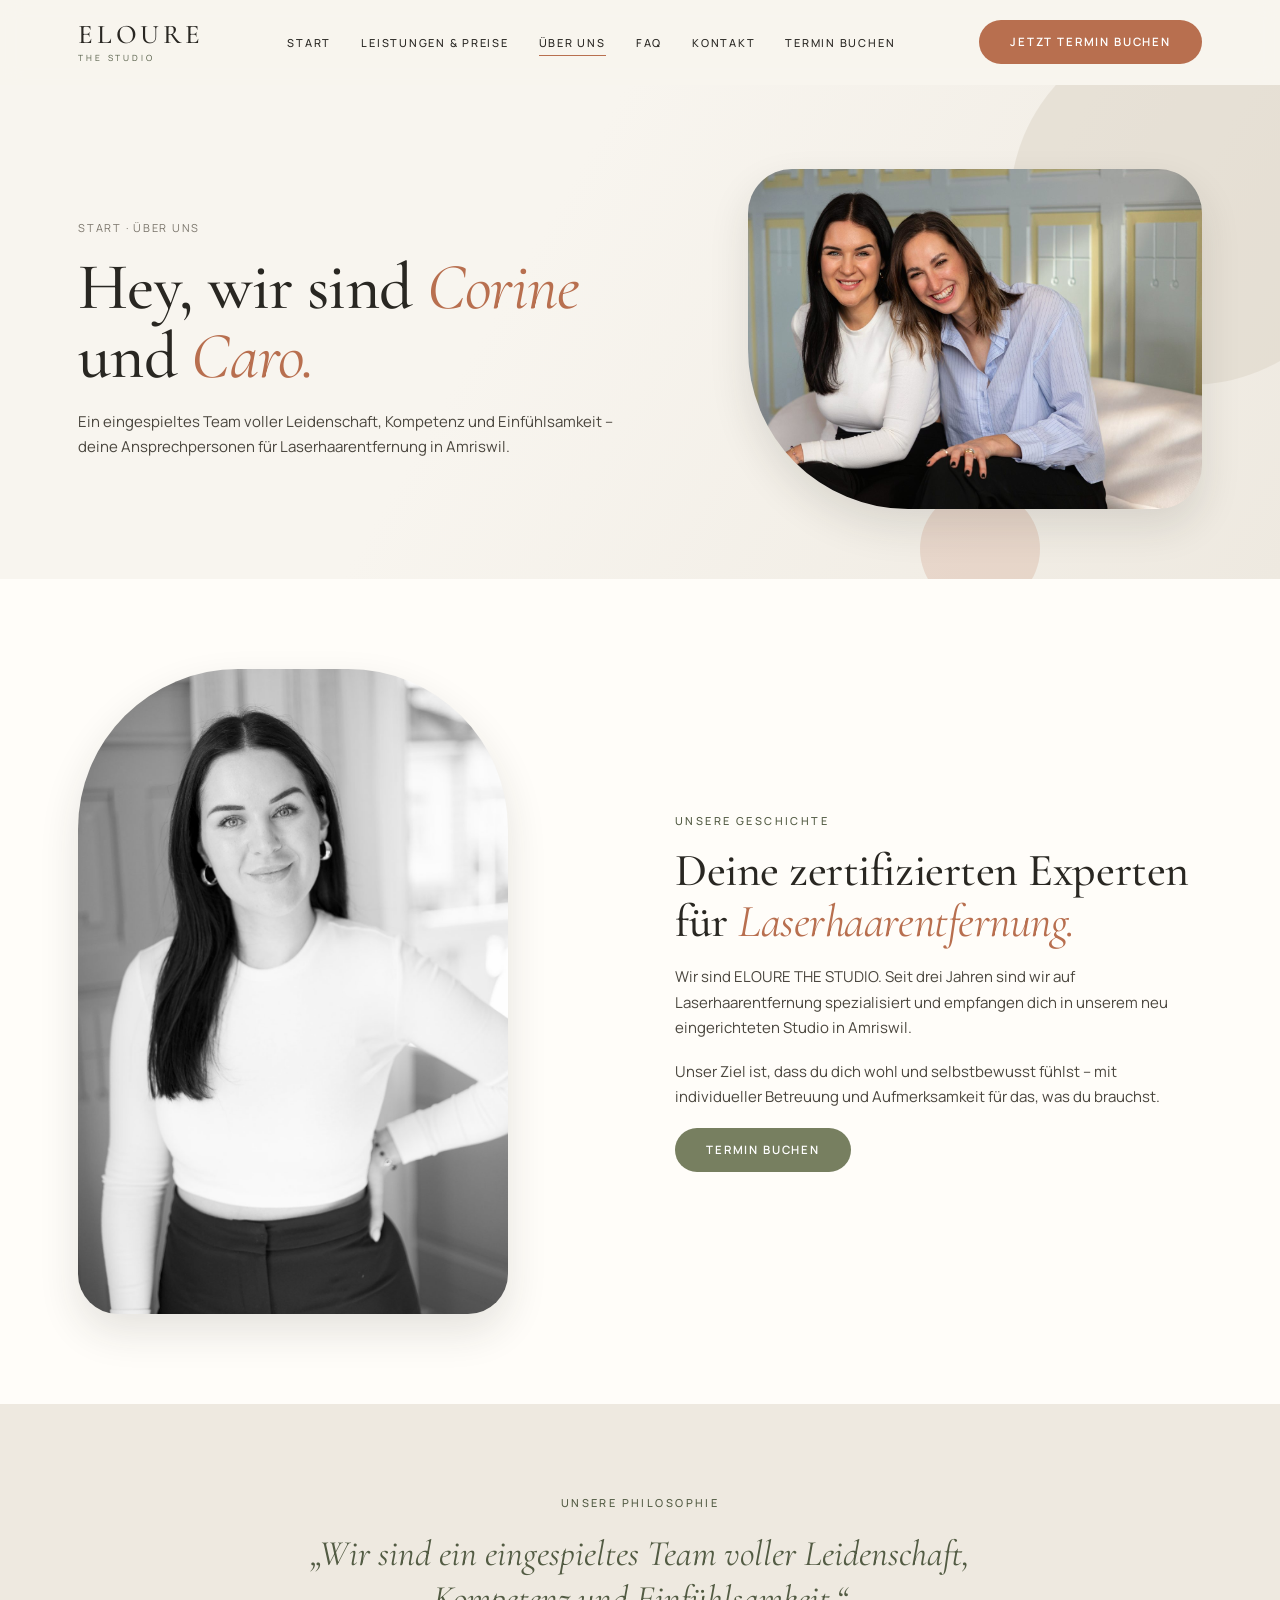
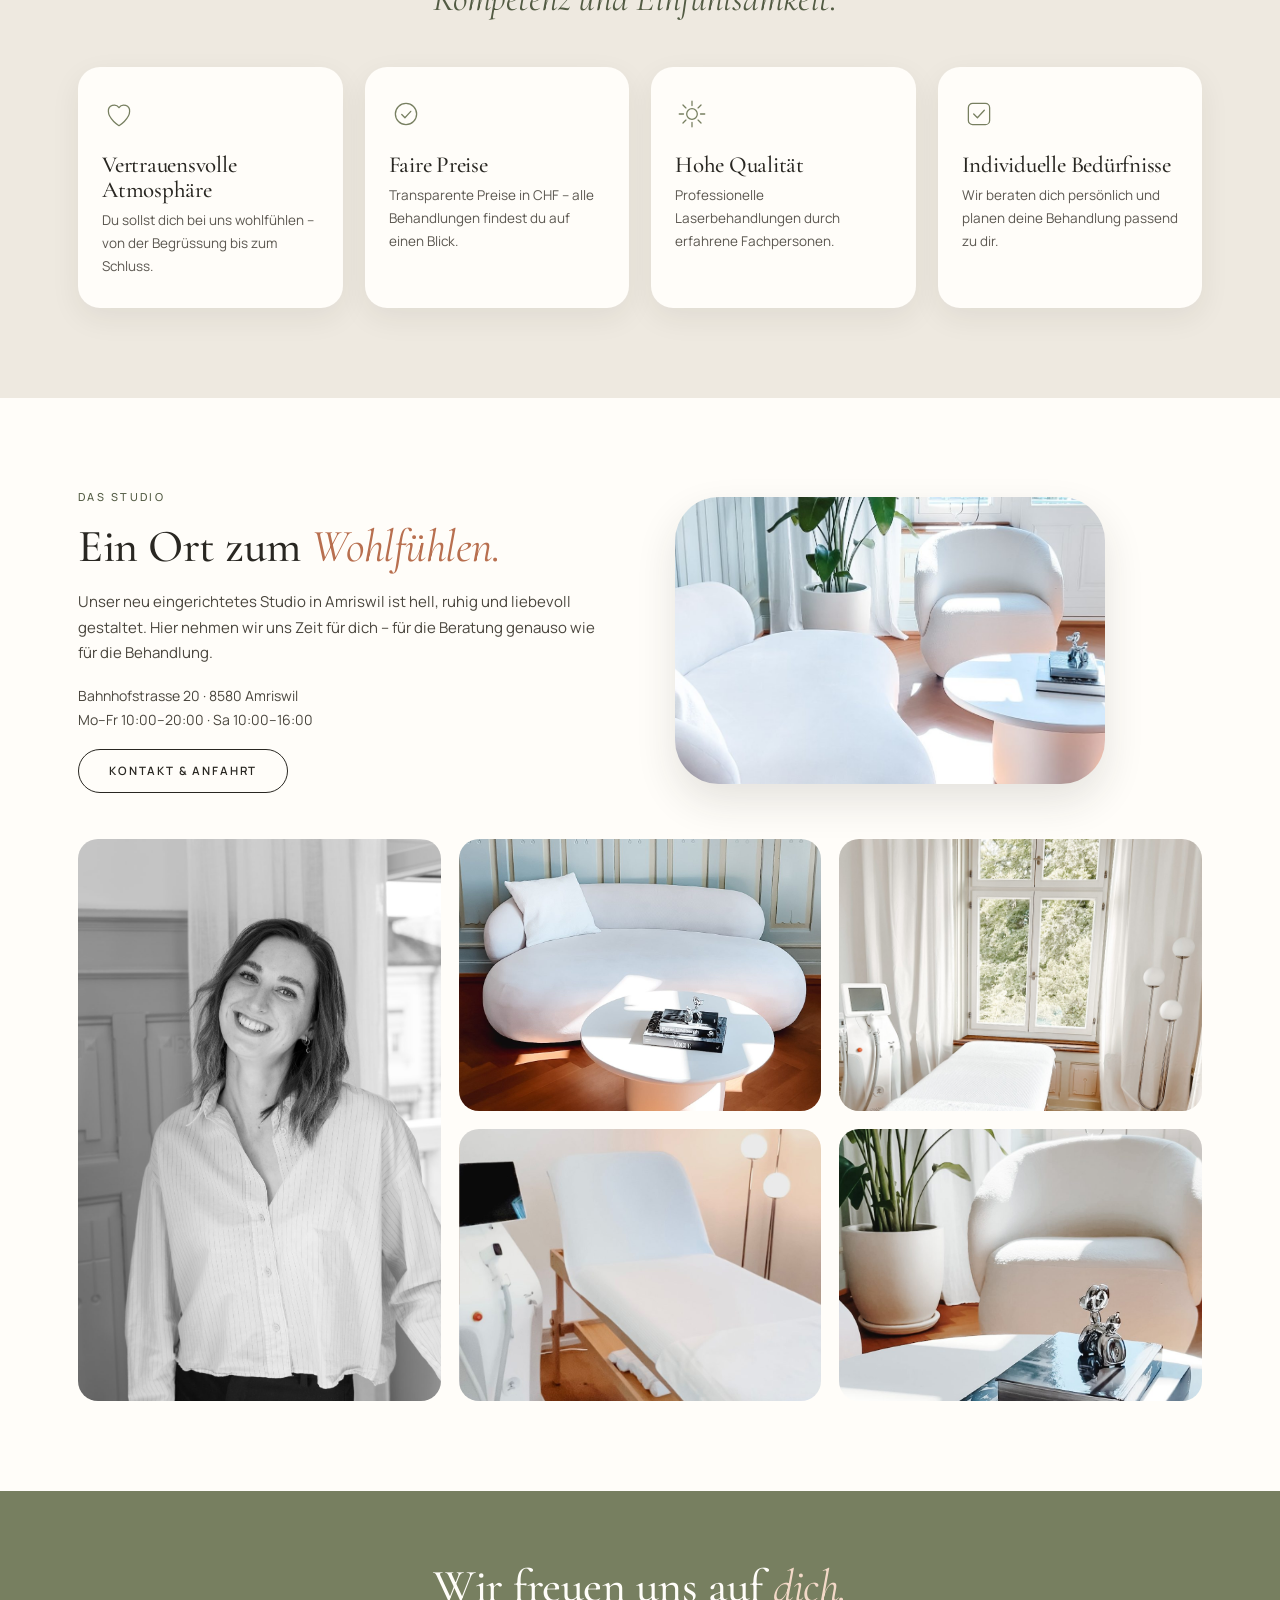
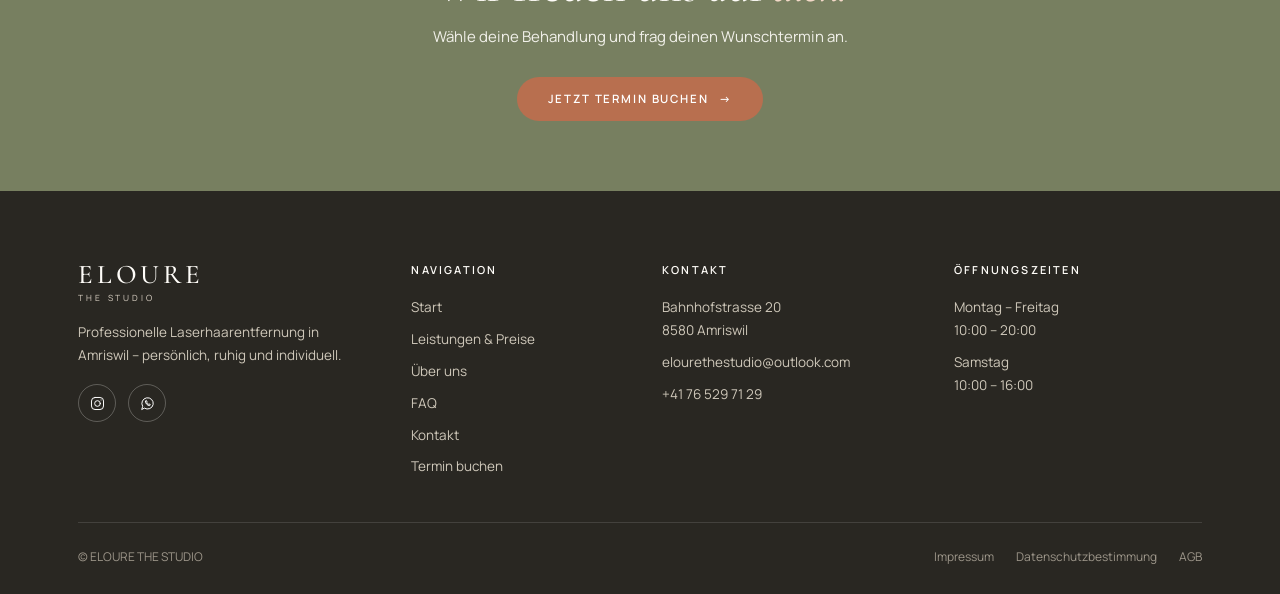
<file: ueber-uns.html>
<!doctype html>
<html lang="de">
<head>
<meta charset="utf-8">
<meta name="viewport" content="width=device-width, initial-scale=1">
<title>Über uns – Laserbehandlung Amriswil | ELOURE THE STUDIO</title>
<meta name="description" content="Lerne Corine und Caro kennen: dein Team für Laserhaarentfernung im neu eingerichteten Studio in Amriswil – persönlich, kompetent und einfühlsam.">
<link rel="preconnect" href="https://fonts.googleapis.com">
<link rel="preconnect" href="https://fonts.gstatic.com" crossorigin>
<link href="https://fonts.googleapis.com/css2?family=Cormorant+Garamond:ital,wght@0,400;0,500;0,600;1,400;1,500&family=DM+Serif+Display&family=Manrope:wght@400;500;600&display=swap" rel="stylesheet">
<link rel="stylesheet" href="assets/site.css">
<style>
.split{display:grid;grid-template-columns:1fr 1fr;gap:70px;align-items:center}
.split.rev .pic{order:2}
.pic{position:relative}
.pic{max-width:430px;width:100%}.pic .photo{aspect-ratio:2/3;border-radius:160px 160px 40px 40px;box-shadow:var(--shadow-lg)}
.pic.sq .photo{border-radius:44px;aspect-ratio:1/1.05}
.pic.wide .photo{border-radius:44px;aspect-ratio:3/2}
.pic::before{content:"";position:absolute;width:180px;height:180px;border-radius:50%;background:var(--cream);left:-28px;bottom:-28px;z-index:-1}
.split.rev .pic::before{left:auto;right:-28px}
.split h2{margin:14px 0 18px}
.split p{color:#4a463e;margin-bottom:18px}
.quote{font-family:var(--serif);font-size:clamp(26px,3vw,36px);font-style:italic;line-height:1.25;color:var(--olive-deep);max-width:760px;margin:0 auto}
.vals{display:grid;grid-template-columns:repeat(4,1fr);gap:22px;margin-top:46px}
.val{background:var(--white);border-radius:22px;padding:30px 24px;box-shadow:var(--shadow);transition:transform .5s var(--ease),box-shadow .5s}
.val:hover{transform:translateY(-6px);box-shadow:var(--shadow-lg)}
.val svg{width:34px;height:34px;stroke:var(--olive);fill:none;stroke-width:1.2;stroke-linecap:round;stroke-linejoin:round;margin-bottom:14px}
.val h3{font-size:23px;margin-bottom:6px}
.val p{font-size:13.5px;color:#5b5750}
.gal{display:grid;grid-template-columns:repeat(3,1fr);gap:18px;margin-top:46px}
.gal .g{border-radius:20px;overflow:hidden}
.gal .g div{aspect-ratio:4/3;background-size:cover;background-position:center;transition:transform 1.1s var(--ease)}
.gal .g:hover div{transform:scale(1.06)}
.gal .g.tall{grid-row:span 2}.gal .g.tall div{aspect-ratio:auto;height:100%;min-height:100%}
@media(max-width:980px){
  .split{grid-template-columns:1fr;gap:44px}.split.rev .pic{order:0}
  .vals{grid-template-columns:1fr 1fr}
  .gal{grid-template-columns:1fr 1fr}.gal .g.tall{grid-column:1/-1;grid-row:auto}.gal .g.tall div{aspect-ratio:4/3}
}
@media(max-width:560px){.vals{grid-template-columns:1fr}.gal{grid-template-columns:1fr}}
</style>
</head>
<body data-page="ueber-uns">
<div id="site-header"></div>
<main>
<section class="phero has-img">
  <div class="blob"></div><div class="blob b2"></div>
  <div class="wrap">
    <div>
      <div class="crumbs"><a href="index.html">Start</a> · Über uns</div>
      <h1>Hey, wir sind <em class="script">Corine</em> und <em class="script">Caro.</em></h1>
      <p>Ein eingespieltes Team voller Leidenschaft, Kompetenz und Einfühlsamkeit – deine Ansprechpersonen für Laserhaarentfernung in Amriswil.</p>
    </div>
    <div class="phero-img photo" style="--ar:4/3" data-img="hero" role="img" aria-label="Corine und Caro, ELOURE THE STUDIO"></div>
  </div>
</section>

<section class="section w">
  <div class="wrap">
    <div class="split">
      <div class="pic rv"><div class="photo" data-img="portrait1" role="img" aria-label="Porträt aus dem ELOURE Studio"></div></div>
      <div class="rv d1">
        <div class="eyebrow">Unsere Geschichte</div>
        <h2>Deine zertifizierten Experten für <em class="script">Laserhaarentfernung.</em></h2>
        <p>Wir sind ELOURE THE STUDIO. Seit drei Jahren sind wir auf Laserhaarentfernung spezialisiert und empfangen dich in unserem neu eingerichteten Studio in Amriswil.</p>
        <p>Unser Ziel ist, dass du dich wohl und selbstbewusst fühlst – mit individueller Betreuung und Aufmerksamkeit für das, was du brauchst.</p>
        <a class="btn btn-olive" href="termin-buchen.html">Termin buchen</a>
      </div>
    </div>
  </div>
</section>

<section class="section c">
  <div class="wrap center">
    <div class="eyebrow rv">Unsere Philosophie</div>
    <p class="quote rv d1" style="margin-top:18px">„Wir sind ein eingespieltes Team voller Leidenschaft, Kompetenz und Einfühlsamkeit.“</p>
    <div class="vals" style="text-align:left">
      <div class="val rv"><svg viewBox="0 0 32 32"><path d="M16 27s-10-6.2-10-13.5A5.5 5.5 0 0 1 16 10a5.5 5.5 0 0 1 10 3.5C26 20.8 16 27 16 27Z"/></svg><h3>Vertrauensvolle Atmosphäre</h3><p>Du sollst dich bei uns wohlfühlen – von der Begrüssung bis zum Schluss.</p></div>
      <div class="val rv d1"><svg viewBox="0 0 32 32"><circle cx="16" cy="16" r="10"/><path d="M12 16.5l3 3 5.500-6"/></svg><h3>Faire Preise</h3><p>Transparente Preise in CHF – alle Behandlungen findest du auf einen Blick.</p></div>
      <div class="val rv d2"><svg viewBox="0 0 32 32"><circle cx="16" cy="16" r="5"/><path d="M16 4v4M16 24v4M4 16h4M24 16h4M7.5 7.5l2.8 2.8M21.700 21.700l2.800 2.800M7.500 24.500l2.800-2.800M21.700 10.300l2.800-2.800"/></svg><h3>Hohe Qualität</h3><p>Professionelle Laserbehandlungen durch erfahrene Fachpersonen.</p></div>
      <div class="val rv d3"><svg viewBox="0 0 32 32"><rect x="6" y="6" width="20" height="20" rx="4"/><path d="M11 16l3.500 3.500L21 12.500"/></svg><h3>Individuelle Bedürfnisse</h3><p>Wir beraten dich persönlich und planen deine Behandlung passend zu dir.</p></div>
    </div>
  </div>
</section>

<section class="section w">
  <div class="wrap">
    <div class="split rev">
      <div class="pic wide rv"><div class="photo" data-img="lounge" role="img" aria-label="Loungebereich im neu eingerichteten Studio in Amriswil"></div></div>
      <div class="rv d1">
        <div class="eyebrow">Das Studio</div>
        <h2>Ein Ort zum <em class="script">Wohlfühlen.</em></h2>
        <p>Unser neu eingerichtetes Studio in Amriswil ist hell, ruhig und liebevoll gestaltet. Hier nehmen wir uns Zeit für dich – für die Beratung genauso wie für die Behandlung.</p>
        <p style="font-size:14px">Bahnhofstrasse 20 · 8580 Amriswil<br>Mo–Fr 10:00–20:00 · Sa 10:00–16:00</p>
        <a class="btn btn-ghost" href="kontakt.html">Kontakt &amp; Anfahrt</a>
      </div>
    </div>
    <div class="gal">
      <div class="g tall rv"><div data-img="portrait2" role="img" aria-label="Porträt aus dem ELOURE Studio"></div></div>
      <div class="g rv d1"><div data-img="sofa" role="img" aria-label="Sofa im Empfangsbereich"></div></div>
      <div class="g rv d2"><div data-img="window" role="img" aria-label="Behandlungsliege am Fenster"></div></div>
      <div class="g rv d1"><div data-img="room" role="img" aria-label="Behandlungsraum mit Laser"></div></div>
      <div class="g rv d2"><div data-img="armchair" role="img" aria-label="Sessel im Studio"></div></div>
    </div>
  </div>
</section>

<section class="ctastrip">
  <div class="wrap">
    <h2>Wir freuen uns auf <em class="script">dich.</em></h2>
    <p>Wähle deine Behandlung und frag deinen Wunschtermin an.</p>
    <a class="btn btn-terra" href="termin-buchen.html">Jetzt Termin buchen <span class="arr">→</span></a>
  </div>
</section>
</main>
<div id="site-footer"></div>
<script src="assets/site.js"></script>
</body>
</html>
</file>
<file: assets/site.css>
:root{
  --ivory:#F8F5EF; --cream:#EEE9E0; --white:#FFFDF9;
  --olive:#777F60; --olive-deep:#525B43; --terra:#B86F4F; --terra-dark:#a35f41;
  --espresso:#292722; --beige:#DCD3C6;
  --serif:'Cormorant Garamond',Georgia,serif; --display:'DM Serif Display',Georgia,serif; --sans:'Manrope',system-ui,sans-serif;
  --shadow:0 10px 30px rgba(41,39,34,.07); --shadow-lg:0 18px 40px rgba(41,39,34,.12);
  --ease:cubic-bezier(.22,.61,.36,1);
}
*{box-sizing:border-box;margin:0;padding:0}
html{scroll-behavior:smooth}
body{background:var(--ivory);color:var(--espresso);font-family:var(--sans);font-size:15px;line-height:1.7;-webkit-font-smoothing:antialiased;overflow-x:hidden}
img{display:block;max-width:100%}
a{color:inherit;text-decoration:none}
.wrap{max-width:1180px;margin:0 auto;padding:0 28px}
.narrow{max-width:820px}
h1,h2,h3{font-family:var(--serif);font-weight:500;line-height:1.1;letter-spacing:-.01em}
h2{font-size:clamp(32px,4vw,46px)}
em.script{font-style:italic;color:var(--terra);font-weight:400}
.eyebrow{font-size:11px;letter-spacing:.22em;text-transform:uppercase;color:var(--olive-deep);font-weight:500}
.center{text-align:center}
.muted{color:#5b5750}
.photo{background-size:cover;background-position:center;background-color:var(--beige)}

/* buttons */
.btn{display:inline-flex;align-items:center;gap:10px;padding:14px 30px;border-radius:999px;font-size:11.5px;font-weight:600;letter-spacing:.16em;text-transform:uppercase;border:1px solid transparent;cursor:pointer;transition:transform .35s var(--ease),background .35s,box-shadow .35s,color .35s;font-family:var(--sans);line-height:1.2}
.btn:hover{transform:translateY(-2px);box-shadow:0 10px 22px rgba(41,39,34,.14)}
.btn[disabled]{opacity:.45;pointer-events:none}
.btn-terra{background:var(--terra);color:#fff}.btn-terra:hover{background:var(--terra-dark)}
.btn-olive{background:var(--olive);color:#fff}.btn-olive:hover{background:var(--olive-deep)}
.btn-ghost{border-color:var(--espresso);color:var(--espresso);background:transparent}.btn-ghost:hover{background:var(--espresso);color:var(--ivory)}
.btn .arr{transition:transform .35s var(--ease)}.btn:hover .arr{transform:translateX(4px)}
.btn-sm{padding:10px 20px;font-size:10.5px}
.link{font-size:11px;letter-spacing:.16em;text-transform:uppercase;font-weight:600;display:inline-flex;gap:8px;align-items:center}
.link span{transition:transform .35s var(--ease)}.link:hover span{transform:translateX(4px)}

/* header */
header.site{position:sticky;top:0;z-index:50;background:rgba(248,245,239,.94);backdrop-filter:blur(10px);border-bottom:1px solid transparent;transition:border-color .3s}
header.site.scrolled{border-color:var(--beige)}
.nav{display:flex;align-items:center;justify-content:space-between;height:84px;gap:24px}
.logo{display:flex;flex-direction:column;line-height:1;font-family:var(--serif)}
.logo b{font-weight:500;font-size:27px;letter-spacing:.14em}
.logo small{font-family:var(--sans);font-size:8.5px;letter-spacing:.34em;margin-top:6px;color:var(--olive-deep)}
nav ul{display:flex;gap:30px;list-style:none}
nav a{font-size:11px;letter-spacing:.16em;text-transform:uppercase;font-weight:500;position:relative;padding:6px 0;white-space:nowrap}
nav a::after{content:"";position:absolute;left:0;bottom:0;height:1px;width:100%;background:var(--terra);transform:scaleX(0);transform-origin:left;transition:transform .4s var(--ease)}
nav a:hover::after,nav a.active::after{transform:scaleX(1)}
.burger{display:none;background:none;border:0;width:40px;height:40px;cursor:pointer}
.burger span{display:block;height:1.5px;background:var(--espresso);margin:7px 8px}

/* page hero (inner pages) */
.phero{background:linear-gradient(120deg,var(--ivory) 40%,var(--cream));padding:84px 0 70px;position:relative;overflow:hidden}
.phero .wrap{position:relative;z-index:2}
.phero h1{font-size:clamp(40px,5.4vw,66px);margin:16px 0 18px;line-height:1.04}
.phero p{max-width:560px;color:#4a463e}
.phero .blob{position:absolute;border-radius:50%;background:var(--beige);opacity:.5;right:-90px;top:-60px;width:360px;height:360px;animation:float 9s ease-in-out infinite}
.phero .blob.b2{width:120px;height:120px;right:240px;top:auto;bottom:-30px;background:var(--terra);opacity:.18;animation-delay:-3s}
.phero.has-img .wrap{display:grid;grid-template-columns:1.15fr .85fr;gap:56px;align-items:center}
.phero-img{aspect-ratio:var(--ar,4/5);border-radius:44px 44px 44px 160px;box-shadow:var(--shadow-lg);width:100%}
@media(max-width:980px){.phero.has-img .wrap{grid-template-columns:1fr;gap:34px}.phero-img{aspect-ratio:4/3;border-radius:34px 34px 34px 90px}}
.crumbs{font-size:11px;letter-spacing:.16em;text-transform:uppercase;color:#7a756b}
.crumbs a:hover{color:var(--terra)}
@keyframes float{50%{transform:translateY(-14px)}}
.section{padding:90px 0}
.section.w{background:var(--white)}.section.c{background:var(--cream)}

/* cta strip */
.ctastrip{background:var(--olive);color:var(--white);padding:70px 0;text-align:center}
.ctastrip h2{margin-bottom:12px}.ctastrip p{max-width:520px;margin:0 auto 28px;opacity:.9}
.ctastrip em.script{color:#F3D9C8}

/* footer */
footer.site{background:var(--espresso);color:#cfc8ba;padding:70px 0 26px;font-size:13.5px}
.fg{display:grid;grid-template-columns:1.4fr 1fr 1.2fr 1.2fr;gap:44px;padding-bottom:44px;border-bottom:1px solid rgba(255,253,249,.12)}
footer.site .logo b{color:var(--white)}footer.site .logo small{color:var(--beige)}
footer.site p{margin-top:18px;max-width:280px;line-height:1.7}
footer.site h4{font-size:11px;letter-spacing:.2em;text-transform:uppercase;color:var(--white);margin-bottom:16px;font-weight:600}
footer.site ul{list-style:none;display:grid;gap:9px}
footer.site a:hover{color:var(--white)}
.soc{display:flex;gap:12px;margin-top:18px}
.soc a{width:38px;height:38px;border:1px solid rgba(255,253,249,.25);border-radius:50%;display:grid;place-items:center;transition:.35s}
.soc a:hover{background:var(--terra);border-color:var(--terra)}
.soc svg{width:17px;height:17px;stroke:#fff;fill:none;stroke-width:1.4;stroke-linecap:round;stroke-linejoin:round}
.fb{display:flex;justify-content:space-between;flex-wrap:wrap;gap:12px;padding-top:24px;font-size:12px;color:#9d968a}
.fb div{display:flex;gap:22px;flex-wrap:wrap}

/* reveal */
.rv{opacity:0;transform:translateY(28px);transition:opacity .9s var(--ease),transform .9s var(--ease)}
.rv.in{opacity:1;transform:none}
.d1{transition-delay:.1s}.d2{transition-delay:.2s}.d3{transition-delay:.3s}

@media(max-width:980px){
  nav{position:absolute;left:0;right:0;top:84px;background:var(--ivory);border-bottom:1px solid var(--beige);max-height:0;overflow:hidden;transition:max-height .5s var(--ease)}
  nav.open{max-height:460px}
  nav ul{flex-direction:column;gap:0;padding:8px 28px 22px}
  nav li a{display:block;padding:14px 0;border-bottom:1px solid var(--cream)}
  .burger{display:block}.nav>.btn{display:none}
  .fg{grid-template-columns:1fr 1fr}
  .phero{padding:60px 0 50px}
}
@media(max-width:560px){
  .wrap{padding:0 20px}
  .section{padding:64px 0}
  .fg{grid-template-columns:1fr}
}
@media(prefers-reduced-motion:reduce){
  *{animation:none!important;transition:none!important}
  .rv{opacity:1!important;transform:none!important}
}
</file>
